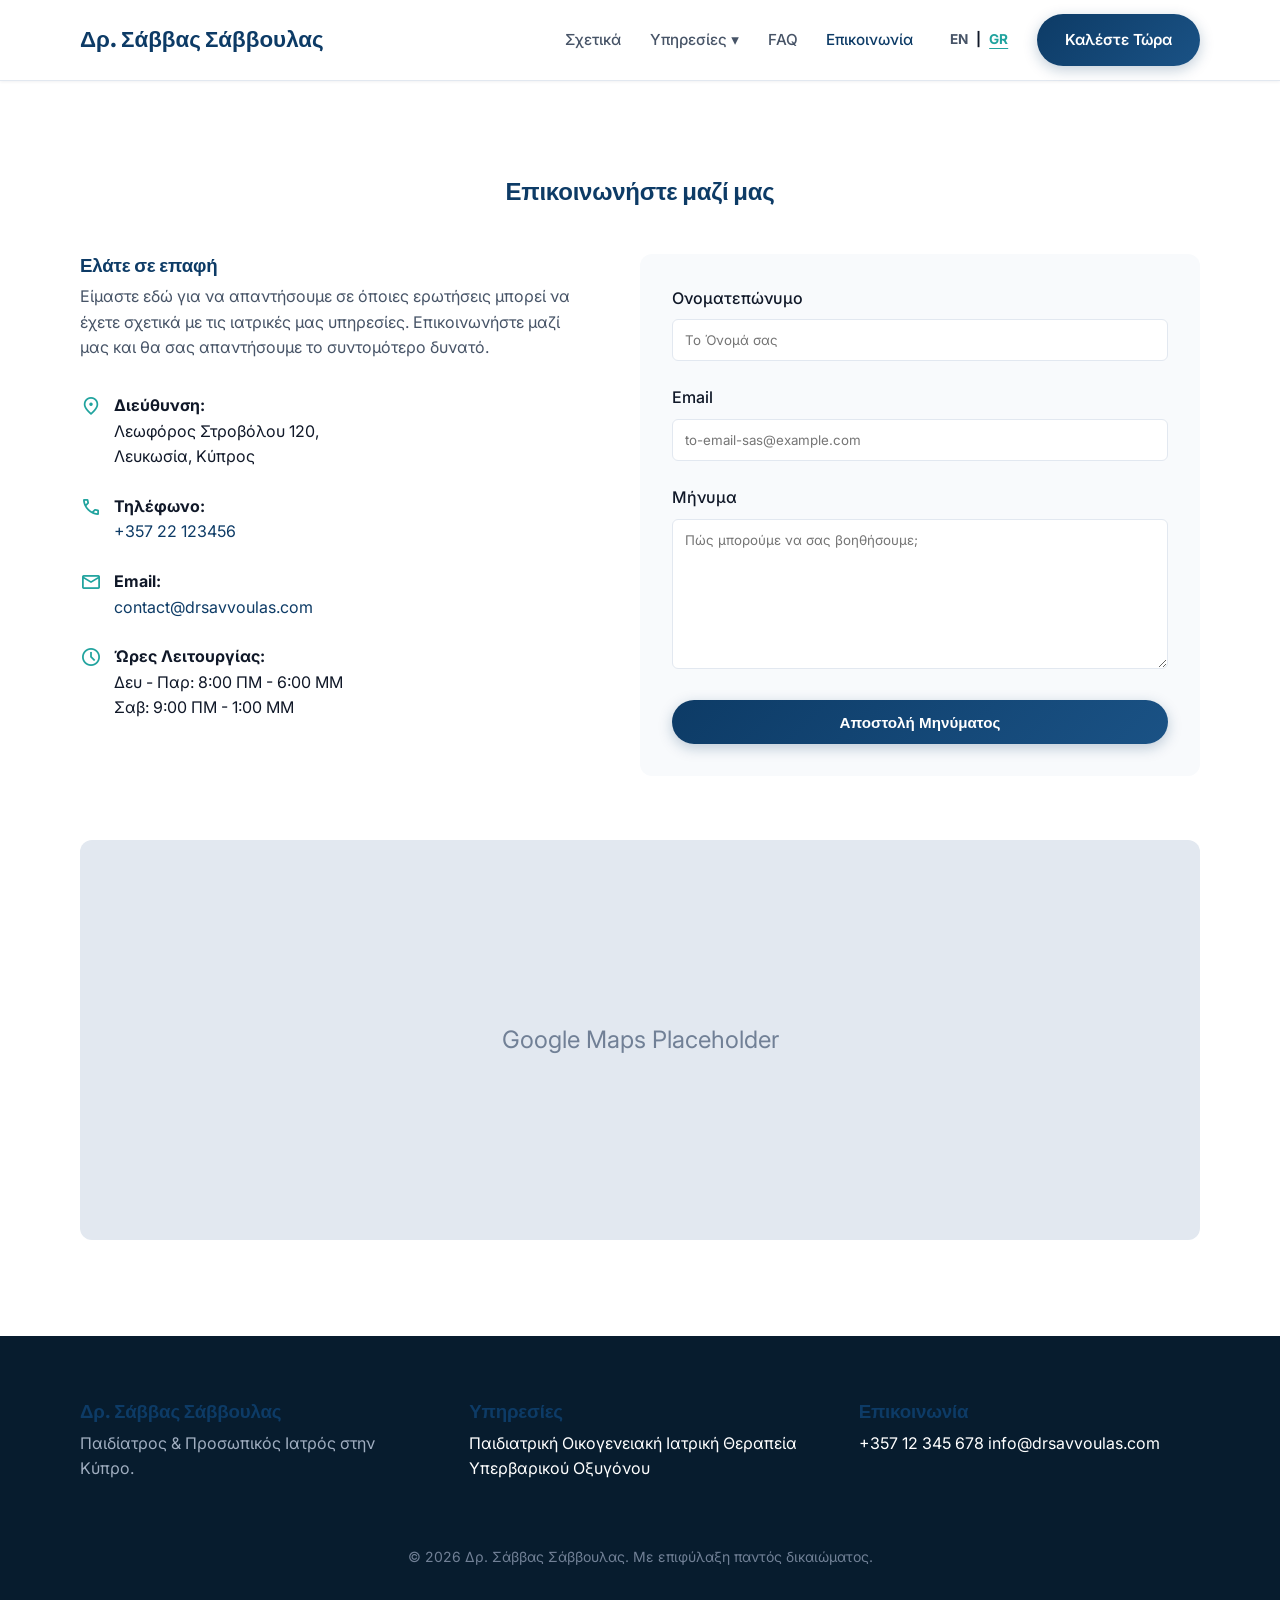
<file: contact-gr.html>
<!DOCTYPE html>
<html lang="el">

<head>
    <meta charset="UTF-8" />
    <meta name="viewport" content="width=device-width, initial-scale=1.0" />
    <title>Επικοινωνία | Δρ. Σάββας Σάββουλας</title>
    <link rel="icon" type="image/png" href="assets/images/favicon.png">
    <link href="https://fonts.googleapis.com/css2?family=Inter:wght@400;500;600&family=Outfit:wght@500;700&display=swap"
        rel="stylesheet">
    <link rel="stylesheet" href="assets/css/style.css" />
    <style>
        .form-group {
            margin-bottom: 1.5rem;
        }

        .form-label {
            display: block;
            margin-bottom: 0.5rem;
            font-weight: 500;
        }

        .form-input,
        .form-textarea {
            width: 100%;
            padding: 0.75rem;
            border: 1px solid var(--color-border);
            border-radius: var(--radius-sm);
            font-family: inherit;
        }

        .form-textarea {
            min-height: 150px;
            resize: vertical;
        }
    </style>
</head>

<body>

    <header class="header">
        <div class="container nav-container">
            <a href="index.html" class="logo">Δρ. Σάββας Σάββουλας</a>
            <div class="mobile-menu-btn"><span class="material-symbols-outlined">menu</span></div>
            <nav class="nav-links">
                <a href="about-gr.html" class="nav-link">Σχετικά</a>
                <div class="dropdown">
                    <a href="#" class="nav-link">Υπηρεσίες ▾</a>
                    <div class="dropdown-content">
                        <a href="pediatrician-gr.html" class="dropdown-item">Παιδίατρος</a>
                        <a href="family-physician-gr.html" class="dropdown-item">Προσωπικός Ιατρός</a>
                        <a href="hbot-gr.html" class="dropdown-item">Θεραπεία Υπερβαρικού Οξυγόνου</a>
                    </div>
                </div>
                <a href="faq-gr.html" class="nav-link">FAQ</a>
                <a href="contact-gr.html" class="nav-link active" style="color: var(--color-primary);">Επικοινωνία</a>

                <div class="lang-switch">
                    <a href="contact.html">EN</a>
                    <span>|</span>
                    <a href="contact-gr.html" class="active">GR</a>
                </div>

                <a href="tel:+35722123456" class="btn btn-primary">Καλέστε Τώρα</a>
            </nav>
        </div>
    </header>

    <section class="section">
        <div class="container">
            <h1 class="text-center" style="margin-bottom: 3rem;">Επικοινωνήστε μαζί μας</h1>

            <div class="flex" style="flex-wrap: wrap; gap: 4rem;">

                <!-- Contact Info -->
                <div style="flex: 1; min-width: 300px;">
                    <h3>Ελάτε σε επαφή</h3>
                    <p style="margin-bottom: 2rem; color: var(--color-text-light);">Είμαστε εδώ για να απαντήσουμε σε
                        όποιες ερωτήσεις μπορεί να έχετε σχετικά με τις ιατρικές μας υπηρεσίες. Επικοινωνήστε μαζί μας
                        και θα σας απαντήσουμε το συντομότερο δυνατό.</p>

                    <div style="margin-bottom: 1.5rem; display: flex; gap: 0.75rem; align-items: flex-start;">
                        <span class="material-symbols-outlined" style="color: var(--color-accent); font-size: 22px; margin-top: 2px;">location_on</span>
                        <div>
                            <strong>Διεύθυνση:</strong><br>
                            Λεωφόρος Στροβόλου 120,<br>
                            Λευκωσία, Κύπρος
                        </div>
                    </div>

                    <div style="margin-bottom: 1.5rem; display: flex; gap: 0.75rem; align-items: flex-start;">
                        <span class="material-symbols-outlined" style="color: var(--color-accent); font-size: 22px; margin-top: 2px;">call</span>
                        <div>
                            <strong>Τηλέφωνο:</strong><br>
                            <a href="tel:+35722123456" style="color: var(--color-primary);">+357 22 123456</a>
                        </div>
                    </div>

                    <div style="margin-bottom: 1.5rem; display: flex; gap: 0.75rem; align-items: flex-start;">
                        <span class="material-symbols-outlined" style="color: var(--color-accent); font-size: 22px; margin-top: 2px;">mail</span>
                        <div>
                            <strong>Email:</strong><br>
                            <a href="mailto:contact@drsavvoulas.com"
                                style="color: var(--color-primary);">contact@drsavvoulas.com</a>
                        </div>
                    </div>

                    <div style="margin-bottom: 1.5rem; display: flex; gap: 0.75rem; align-items: flex-start;">
                        <span class="material-symbols-outlined" style="color: var(--color-accent); font-size: 22px; margin-top: 2px;">schedule</span>
                        <div>
                            <strong>Ώρες Λειτουργίας:</strong><br>
                            Δευ - Παρ: 8:00 ΠΜ - 6:00 ΜΜ<br>
                            Σαβ: 9:00 ΠΜ - 1:00 ΜΜ
                        </div>
                    </div>
                </div>

                <!-- Contact Form -->
                <div
                    style="flex: 1; min-width: 300px; background: var(--color-bg-light); padding: 2rem; border-radius: var(--radius-md);">
                    <form
                        onsubmit="event.preventDefault(); alert('Ευχαριστούμε για το μήνυμά σας! Αυτή είναι μια δοκιμαστική φόρμα.');">
                        <div class="form-group">
                            <label class="form-label">Ονοματεπώνυμο</label>
                            <input type="text" class="form-input" placeholder="Το Όνομά σας" required>
                        </div>
                        <div class="form-group">
                            <label class="form-label">Email</label>
                            <input type="email" class="form-input" placeholder="to-email-sas@example.com" required>
                        </div>
                        <div class="form-group">
                            <label class="form-label">Μήνυμα</label>
                            <textarea class="form-textarea" placeholder="Πώς μπορούμε να σας βοηθήσουμε;"
                                required></textarea>
                        </div>
                        <button type="submit" class="btn btn-primary" style="width: 100%;">Αποστολή Μηνύματος</button>
                    </form>
                </div>

            </div>

            <!-- Map Placeholder -->
            <div
                style="margin-top: 4rem; width: 100%; height: 400px; background: #e2e8f0; display: flex; align-items: center; justify-content: center; border-radius: var(--radius-md);">
                <span style="font-size: 1.5rem; color: #718096;">Google Maps Placeholder</span>
            </div>

        </div>
    </section>

    <footer>
        <div class="container">
            <div class="footer-grid">
                <div>
                    <h3>Δρ. Σάββας Σάββουλας</h3>
                    <p style="color: #a0aec0; margin-bottom: 1rem;">Παιδίατρος & Προσωπικός Ιατρός στην Κύπρο.</p>
                </div>
                <div>
                    <h3>Υπηρεσίες</h3>
                    <a href="pediatrician-gr.html">Παιδιατρική</a>
                    <a href="family-physician-gr.html">Οικογενειακή Ιατρική</a>
                    <a href="hbot-gr.html">Θεραπεία Υπερβαρικού Οξυγόνου</a>
                </div>
                <div>
                    <h3>Επικοινωνία</h3>
                    <a href="tel:+35712345678">+357 12 345 678</a>
                    <a href="mailto:info@drsavvoulas.com">info@drsavvoulas.com</a>
                </div>
            </div>
            <div style="text-align: center; margin-top: 3rem; color: #718096; font-size: 0.875rem;">&copy; 2026 Δρ.
                Σάββας Σάββουλας. Με επιφύλαξη παντός δικαιώματος.</div>
        </div>
    </footer>
    <script src="assets/js/main.js"></script>
</body>

</html>
</file>
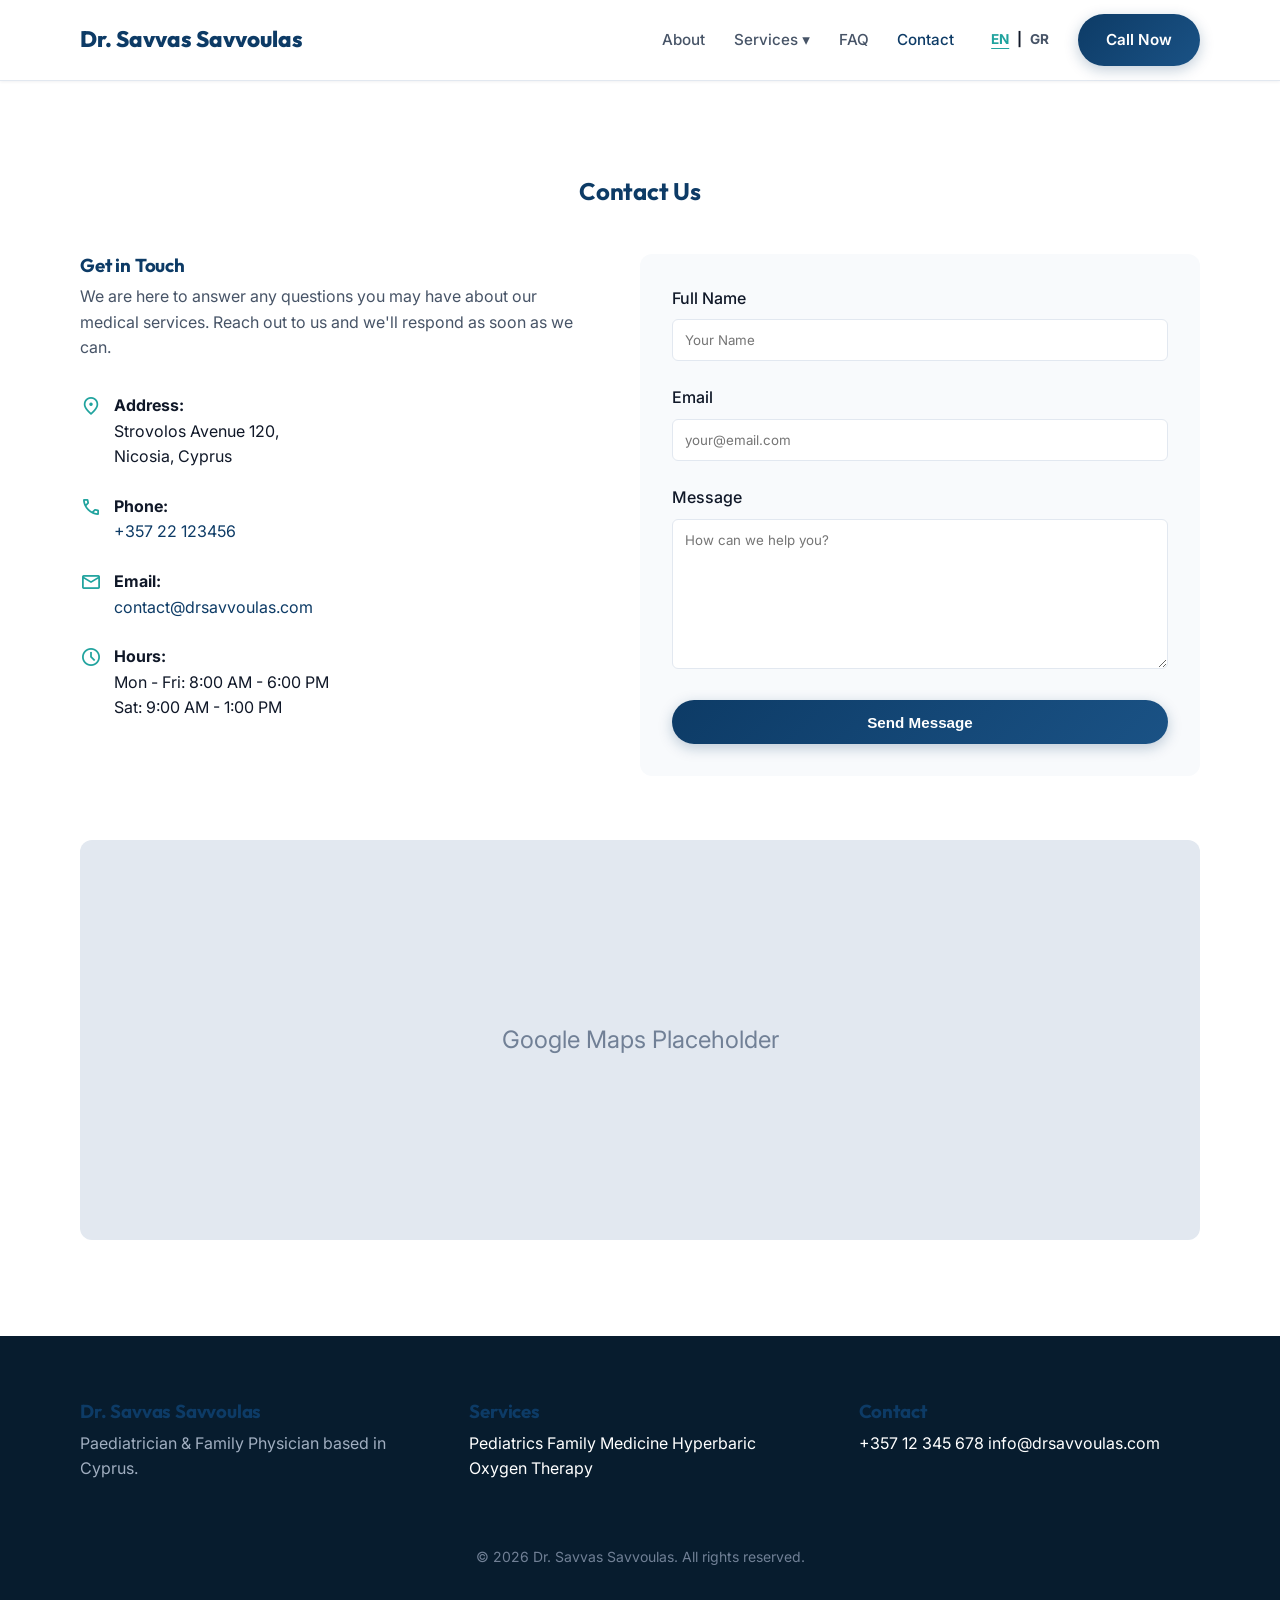
<file: contact.html>
<!DOCTYPE html>
<html lang="en">

<head>
    <meta charset="UTF-8" />
    <meta name="viewport" content="width=device-width, initial-scale=1.0" />
    <title>Contact Us | Dr. Savvas Savvoulas</title>
    <link rel="icon" type="image/png" href="assets/images/favicon.png">
    <link href="https://fonts.googleapis.com/css2?family=Inter:wght@400;500;600&family=Outfit:wght@500;700&display=swap"
        rel="stylesheet">
    <link rel="stylesheet" href="assets/css/style.css" />
    <style>
        .form-group {
            margin-bottom: 1.5rem;
        }

        .form-label {
            display: block;
            margin-bottom: 0.5rem;
            font-weight: 500;
        }

        .form-input,
        .form-textarea {
            width: 100%;
            padding: 0.75rem;
            border: 1px solid var(--color-border);
            border-radius: var(--radius-sm);
            font-family: inherit;
        }

        .form-textarea {
            min-height: 150px;
            resize: vertical;
        }
    </style>
</head>

<body>

    <header class="header">
        <div class="container nav-container">
            <a href="index-en.html" class="logo">Dr. Savvas Savvoulas</a>
            <div class="mobile-menu-btn"><span class="material-symbols-outlined">menu</span></div>
            <nav class="nav-links">
                <a href="about.html" class="nav-link">About</a>
                <div class="dropdown">
                    <a href="#" class="nav-link">Services ▾</a>
                    <div class="dropdown-content">
                        <a href="pediatrician.html" class="dropdown-item">Pediatrician</a>
                        <a href="family-physician.html" class="dropdown-item">Personal Doctor</a>
                        <a href="hbot.html" class="dropdown-item">HBOT Therapy</a>
                    </div>
                </div>
                <a href="faq.html" class="nav-link">FAQ</a>
                <a href="contact.html" class="nav-link active" style="color: var(--color-primary);">Contact</a>

                <div class="lang-switch">
                    <a href="contact.html" class="active">EN</a>
                    <span>|</span>
                    <a href="contact-gr.html">GR</a>
                </div>

                <a href="tel:+35722123456" class="btn btn-primary">Call Now</a>
            </nav>
        </div>
    </header>

    <section class="section">
        <div class="container">
            <h1 class="text-center" style="margin-bottom: 3rem;">Contact Us</h1>

            <div class="flex" style="flex-wrap: wrap; gap: 4rem;">

                <!-- Contact Info -->
                <div style="flex: 1; min-width: 300px;">
                    <h3>Get in Touch</h3>
                    <p style="margin-bottom: 2rem; color: var(--color-text-light);">We are here to answer any questions
                        you may have about our medical services. Reach out to us and we'll respond as soon as we can.
                    </p>

                    <div style="margin-bottom: 1.5rem; display: flex; gap: 0.75rem; align-items: flex-start;">
                        <span class="material-symbols-outlined" style="color: var(--color-accent); font-size: 22px; margin-top: 2px;">location_on</span>
                        <div>
                            <strong>Address:</strong><br>
                            Strovolos Avenue 120,<br>
                            Nicosia, Cyprus
                        </div>
                    </div>

                    <div style="margin-bottom: 1.5rem; display: flex; gap: 0.75rem; align-items: flex-start;">
                        <span class="material-symbols-outlined" style="color: var(--color-accent); font-size: 22px; margin-top: 2px;">call</span>
                        <div>
                            <strong>Phone:</strong><br>
                            <a href="tel:+35722123456" style="color: var(--color-primary);">+357 22 123456</a>
                        </div>
                    </div>

                    <div style="margin-bottom: 1.5rem; display: flex; gap: 0.75rem; align-items: flex-start;">
                        <span class="material-symbols-outlined" style="color: var(--color-accent); font-size: 22px; margin-top: 2px;">mail</span>
                        <div>
                            <strong>Email:</strong><br>
                            <a href="mailto:contact@drsavvoulas.com"
                                style="color: var(--color-primary);">contact@drsavvoulas.com</a>
                        </div>
                    </div>

                    <div style="margin-bottom: 1.5rem; display: flex; gap: 0.75rem; align-items: flex-start;">
                        <span class="material-symbols-outlined" style="color: var(--color-accent); font-size: 22px; margin-top: 2px;">schedule</span>
                        <div>
                            <strong>Hours:</strong><br>
                            Mon - Fri: 8:00 AM - 6:00 PM<br>
                            Sat: 9:00 AM - 1:00 PM
                        </div>
                    </div>
                </div>

                <!-- Contact Form -->
                <div
                    style="flex: 1; min-width: 300px; background: var(--color-bg-light); padding: 2rem; border-radius: var(--radius-md);">
                    <form onsubmit="event.preventDefault(); alert('Thank you for your message! This is a demo form.');">
                        <div class="form-group">
                            <label class="form-label">Full Name</label>
                            <input type="text" class="form-input" placeholder="Your Name" required>
                        </div>
                        <div class="form-group">
                            <label class="form-label">Email</label>
                            <input type="email" class="form-input" placeholder="your@email.com" required>
                        </div>
                        <div class="form-group">
                            <label class="form-label">Message</label>
                            <textarea class="form-textarea" placeholder="How can we help you?" required></textarea>
                        </div>
                        <button type="submit" class="btn btn-primary" style="width: 100%;">Send Message</button>
                    </form>
                </div>

            </div>

            <!-- Map Placeholder -->
            <div
                style="margin-top: 4rem; width: 100%; height: 400px; background: #e2e8f0; display: flex; align-items: center; justify-content: center; border-radius: var(--radius-md);">
                <span style="font-size: 1.5rem; color: #718096;">Google Maps Placeholder</span>
            </div>

        </div>
    </section>

    <footer>
        <div class="container">
            <div class="footer-grid">
                <div>
                    <h3>Dr. Savvas Savvoulas</h3>
                    <p style="color: #a0aec0; margin-bottom: 1rem;">Paediatrician & Family Physician based in Cyprus.
                    </p>
                </div>
                <div>
                    <h3>Services</h3>
                    <a href="pediatrician.html">Pediatrics</a>
                    <a href="family-physician.html">Family Medicine</a>
                    <a href="hbot.html">Hyperbaric Oxygen Therapy</a>
                </div>
                <div>
                    <h3>Contact</h3>
                    <a href="tel:+35712345678">+357 12 345 678</a>
                    <a href="mailto:info@drsavvoulas.com">info@drsavvoulas.com</a>
                </div>
            </div>
            <div style="text-align: center; margin-top: 3rem; color: #718096; font-size: 0.875rem;">&copy; 2026 Dr.
                Savvas Savvoulas. All rights reserved.</div>
        </div>
    </footer>
    <script src="assets/js/main.js"></script>
</body>

</html>
</file>
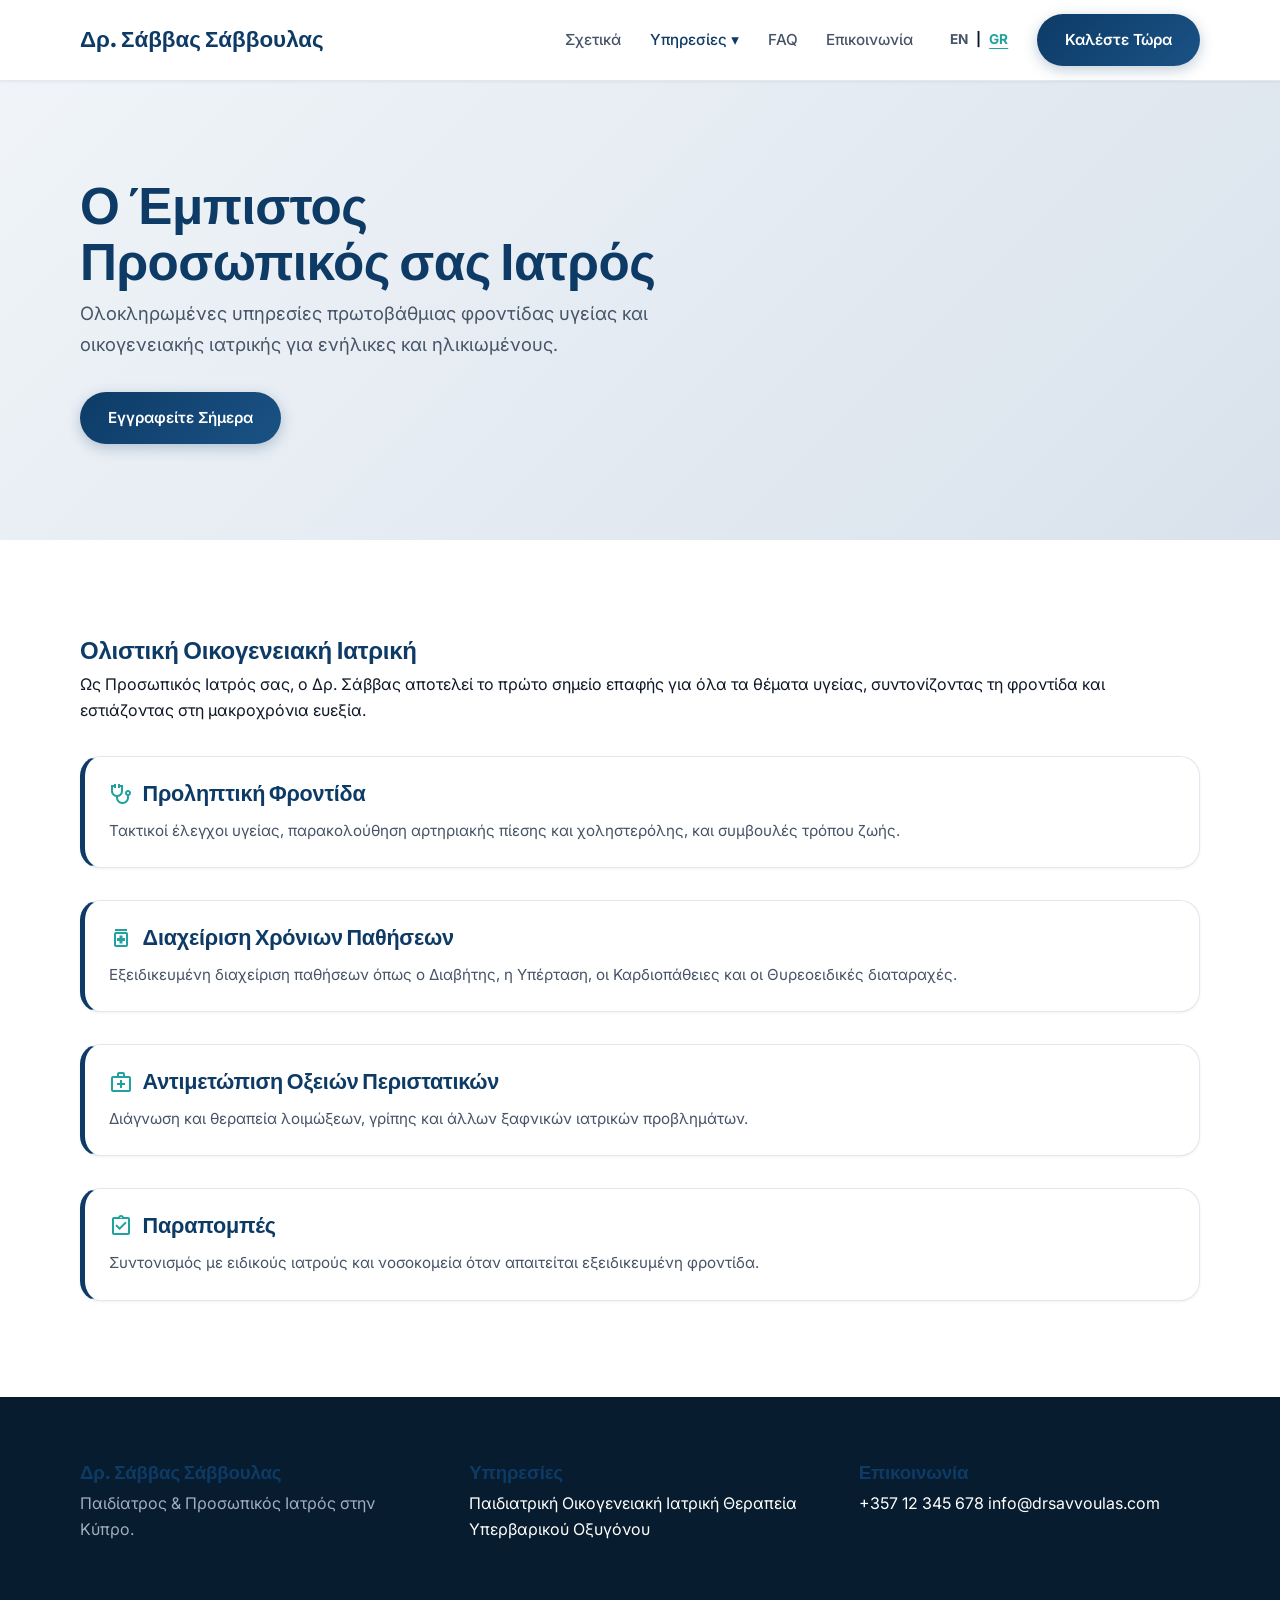
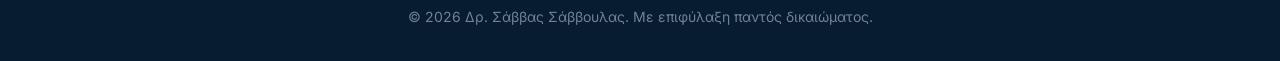
<file: family-physician-gr.html>
<!DOCTYPE html>
<html lang="el">

<head>
    <meta charset="UTF-8" />
    <meta name="viewport" content="width=device-width, initial-scale=1.0" />
    <title>Προσωπικός Ιατρός (ΓεΣΥ) | Δρ. Σάββας Σάββουλας</title>
    <link rel="icon" type="image/png" href="assets/images/favicon.png">
    <link href="https://fonts.googleapis.com/css2?family=Inter:wght@400;500;600&family=Outfit:wght@500;700&display=swap"
        rel="stylesheet">
    <link rel="stylesheet" href="assets/css/style.css" />
</head>

<body>

    <header class="header">
        <div class="container nav-container">
            <a href="index.html" class="logo">Δρ. Σάββας Σάββουλας</a>
            <div class="mobile-menu-btn"><span class="material-symbols-outlined">menu</span></div>
            <nav class="nav-links">
                <a href="about-gr.html" class="nav-link">Σχετικά</a>
                <div class="dropdown">
                    <a href="#" class="nav-link" style="color: var(--color-primary);">Υπηρεσίες ▾</a>
                    <div class="dropdown-content">
                        <a href="pediatrician-gr.html" class="dropdown-item">Παιδίατρος</a>
                        <a href="family-physician-gr.html" class="dropdown-item">Προσωπικός Ιατρός</a>
                        <a href="hbot-gr.html" class="dropdown-item">Θεραπεία Υπερβαρικού Οξυγόνου</a>
                    </div>
                </div>
                <a href="faq-gr.html" class="nav-link">FAQ</a>
                <a href="contact-gr.html" class="nav-link">Επικοινωνία</a>

                <div class="lang-switch">
                    <a href="family-physician.html">EN</a>
                    <span>|</span>
                    <a href="family-physician-gr.html" class="active">GR</a>
                </div>

                <a href="tel:+35712345678" class="btn btn-primary">Καλέστε Τώρα</a>
            </nav>
        </div>
    </header>

    <section class="hero" style="min-height: 40vh; background: linear-gradient(135deg, #F0F4F8 0%, #D9E2EC 100%);">
        <div class="container">
            <div class="hero-content">
                <h1 class="hero-title">Ο Έμπιστος Προσωπικός σας Ιατρός</h1>
                <p class="hero-subtitle">Ολοκληρωμένες υπηρεσίες πρωτοβάθμιας φροντίδας υγείας και οικογενειακής
                    ιατρικής για ενήλικες και ηλικιωμένους.</p>
                <a href="contact-gr.html" class="btn btn-primary">Εγγραφείτε Σήμερα</a>
            </div>
        </div>
    </section>

    <section class="section">
        <div class="container">
            <div class="flex" style="flex-wrap: wrap; gap: 4rem;">
                <div style="flex: 2; min-width: 300px;">
                    <h2>Ολιστική Οικογενειακή Ιατρική</h2>
                    <p style="margin-bottom: 2rem;">Ως Προσωπικός Ιατρός σας, ο Δρ. Σάββας αποτελεί το πρώτο σημείο
                        επαφής για όλα τα θέματα υγείας, συντονίζοντας τη φροντίδα και εστιάζοντας στη μακροχρόνια
                        ευεξία.</p>

                    <div class="service-grid" style="grid-template-columns: 1fr;">
                        <article class="card" style="border-left: 5px solid var(--color-primary); padding: 1.5rem;">
                            <h3 style="display: flex; align-items: center; gap: 0.6rem;"><span class="material-symbols-outlined" style="color: var(--color-accent);">stethoscope</span> Προληπτική Φροντίδα</h3>
                            <p style="margin-bottom: 0;">Τακτικοί έλεγχοι υγείας, παρακολούθηση αρτηριακής πίεσης και
                                χοληστερόλης, και συμβουλές τρόπου ζωής.</p>
                        </article>
                        <article class="card" style="border-left: 5px solid var(--color-primary); padding: 1.5rem;">
                            <h3 style="display: flex; align-items: center; gap: 0.6rem;"><span class="material-symbols-outlined" style="color: var(--color-accent);">medication</span> Διαχείριση Χρόνιων Παθήσεων</h3>
                            <p style="margin-bottom: 0;">Εξειδικευμένη διαχείριση παθήσεων όπως ο Διαβήτης, η Υπέρταση,
                                οι Καρδιοπάθειες και οι Θυρεοειδικές διαταραχές.</p>
                        </article>
                        <article class="card" style="border-left: 5px solid var(--color-primary); padding: 1.5rem;">
                            <h3 style="display: flex; align-items: center; gap: 0.6rem;"><span class="material-symbols-outlined" style="color: var(--color-accent);">medical_services</span> Αντιμετώπιση Οξειών Περιστατικών</h3>
                            <p style="margin-bottom: 0;">Διάγνωση και θεραπεία λοιμώξεων, γρίπης και άλλων ξαφνικών
                                ιατρικών προβλημάτων.</p>
                        </article>
                        <article class="card" style="border-left: 5px solid var(--color-primary); padding: 1.5rem;">
                            <h3 style="display: flex; align-items: center; gap: 0.6rem;"><span class="material-symbols-outlined" style="color: var(--color-accent);">assignment_turned_in</span> Παραπομπές</h3>
                            <p style="margin-bottom: 0;">Συντονισμός με ειδικούς ιατρούς και νοσοκομεία όταν απαιτείται
                                εξειδικευμένη φροντίδα.</p>
                        </article>
                    </div>
                </div>
            </div>
        </div>
    </section>

    <footer>
        <div class="container">
            <div class="footer-grid">
                <div>
                    <h3>Δρ. Σάββας Σάββουλας</h3>
                    <p style="color: #a0aec0; margin-bottom: 1rem;">Παιδίατρος & Προσωπικός Ιατρός στην Κύπρο.</p>
                </div>
                <div>
                    <h3>Υπηρεσίες</h3>
                    <a href="pediatrician-gr.html">Παιδιατρική</a>
                    <a href="family-physician-gr.html">Οικογενειακή Ιατρική</a>
                    <a href="hbot-gr.html">Θεραπεία Υπερβαρικού Οξυγόνου</a>
                </div>
                <div>
                    <h3>Επικοινωνία</h3>
                    <a href="tel:+35712345678">+357 12 345 678</a>
                    <a href="mailto:info@drsavvoulas.com">info@drsavvoulas.com</a>
                </div>
            </div>
            <div style="text-align: center; margin-top: 3rem; color: #718096; font-size: 0.875rem;">&copy; 2026 Δρ.
                Σάββας Σάββουλας. Με επιφύλαξη παντός δικαιώματος.</div>
        </div>
    </footer>
    <script src="assets/js/main.js"></script>
</body>

</html>
</file>
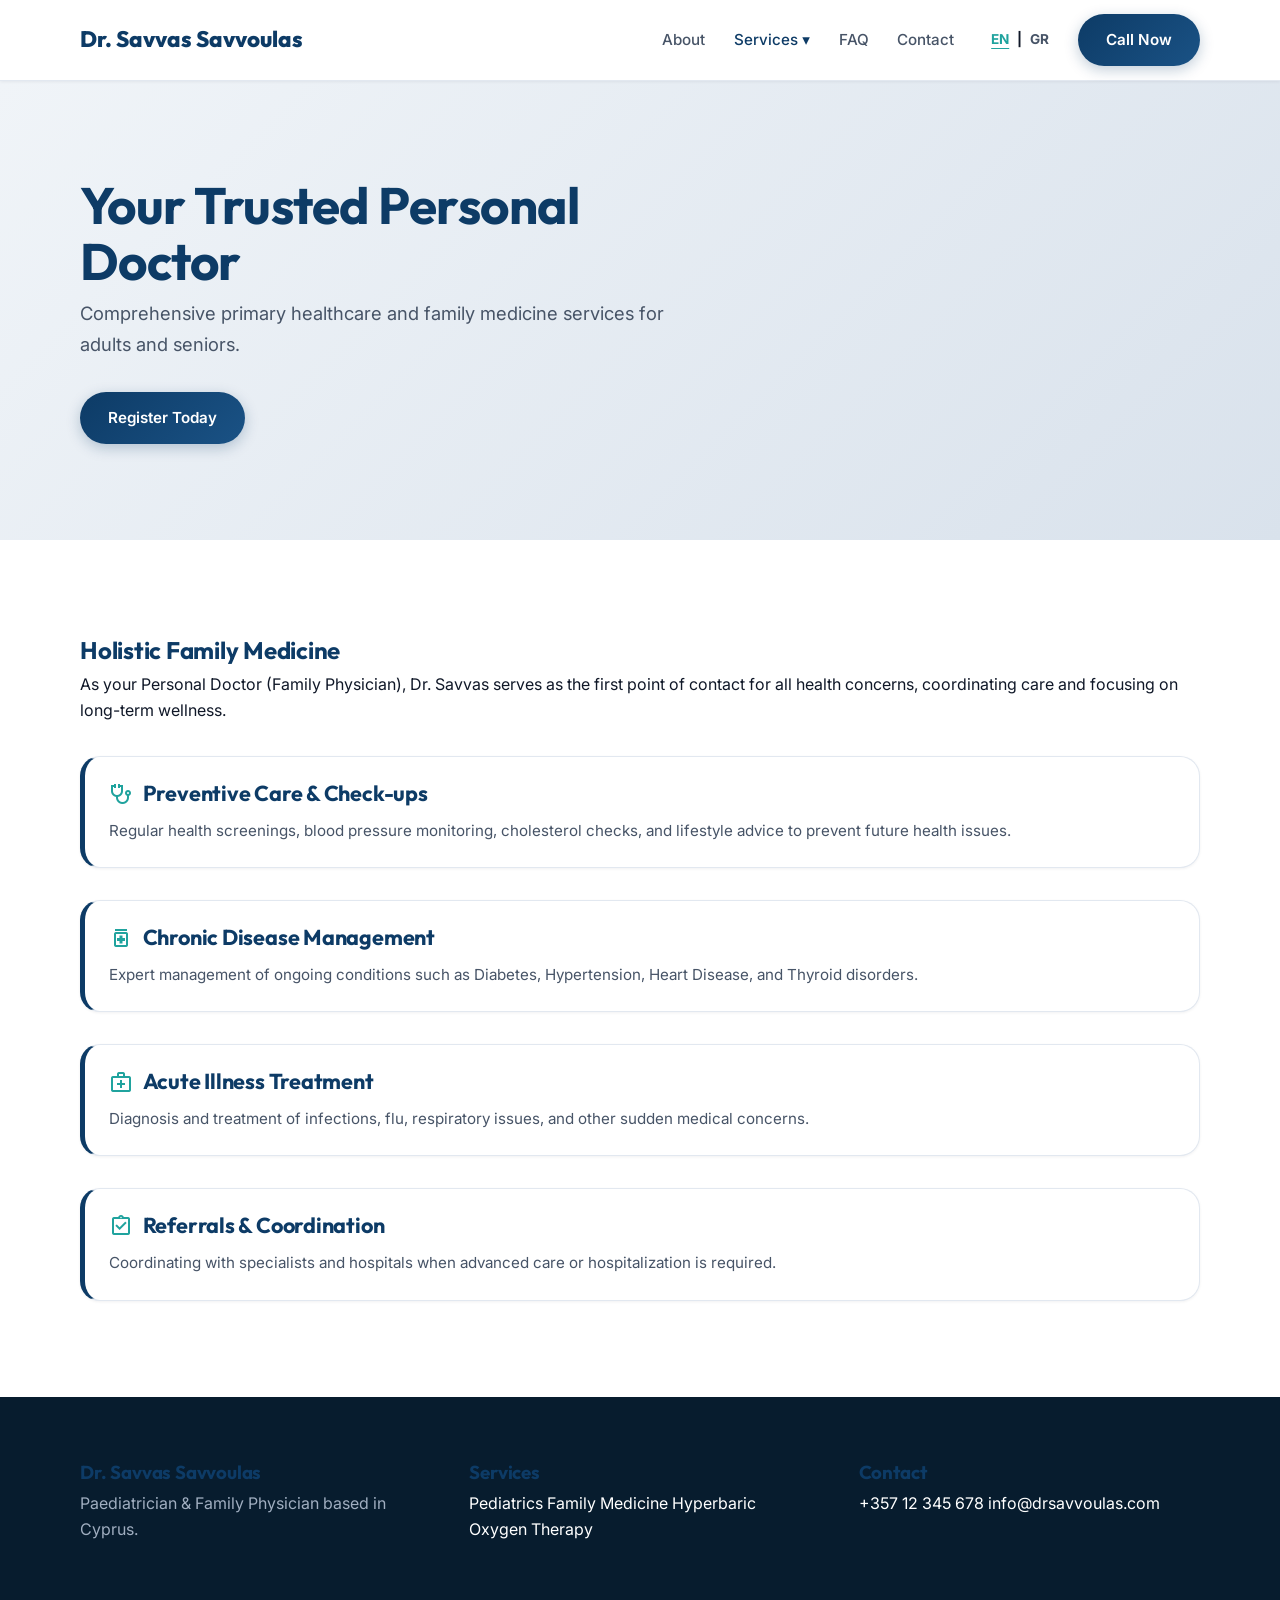
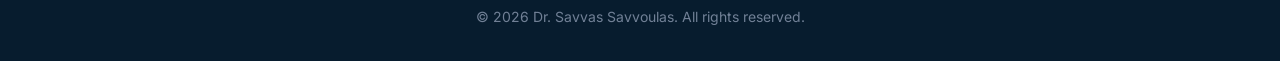
<file: family-physician.html>
<!DOCTYPE html>
<html lang="en">

<head>
    <meta charset="UTF-8" />
    <meta name="viewport" content="width=device-width, initial-scale=1.0" />
    <title>Personal Doctor (GESY) | Dr. Savvas Savvoulas</title>
    <link rel="icon" type="image/png" href="assets/images/favicon.png">
    <link href="https://fonts.googleapis.com/css2?family=Inter:wght@400;500;600&family=Outfit:wght@500;700&display=swap"
        rel="stylesheet">
    <link rel="stylesheet" href="assets/css/style.css" />
</head>

<body>

    <header class="header">
        <div class="container nav-container">
            <a href="index-en.html" class="logo">Dr. Savvas Savvoulas</a>
            <div class="mobile-menu-btn"><span class="material-symbols-outlined">menu</span></div>
            <nav class="nav-links">
                <a href="about.html" class="nav-link">About</a>
                <div class="dropdown">
                    <a href="#" class="nav-link" style="color: var(--color-primary);">Services ▾</a>
                    <div class="dropdown-content">
                        <a href="pediatrician.html" class="dropdown-item">Pediatrician</a>
                        <a href="family-physician.html" class="dropdown-item">Personal Doctor</a>
                        <a href="hbot.html" class="dropdown-item">HBOT Therapy</a>
                    </div>
                </div>
                <a href="faq.html" class="nav-link">FAQ</a>
                <a href="contact.html" class="nav-link">Contact</a>

                <div class="lang-switch">
                    <a href="family-physician.html" class="active">EN</a>
                    <span>|</span>
                    <a href="family-physician-gr.html">GR</a>
                </div>

                <a href="tel:+35712345678" class="btn btn-primary">Call Now</a>
            </nav>
        </div>
    </header>

    <section class="hero" style="min-height: 40vh; background: linear-gradient(135deg, #F0F4F8 0%, #D9E2EC 100%);">
        <div class="container">
            <div class="hero-content">
                <h1 class="hero-title">Your Trusted Personal Doctor</h1>
                <p class="hero-subtitle">Comprehensive primary healthcare and family medicine services for adults and
                    seniors.</p>
                <a href="contact.html" class="btn btn-primary">Register Today</a>
            </div>
        </div>
    </section>

    <section class="section">
        <div class="container">
            <div class="flex" style="flex-wrap: wrap; gap: 4rem;">
                <div style="flex: 2; min-width: 300px;">
                    <h2>Holistic Family Medicine</h2>
                    <p style="margin-bottom: 2rem;">As your Personal Doctor (Family Physician), Dr. Savvas serves as the
                        first point of contact for all health concerns, coordinating care and focusing on long-term
                        wellness.</p>

                    <div class="service-grid" style="grid-template-columns: 1fr;">
                        <article class="card" style="border-left: 5px solid var(--color-primary); padding: 1.5rem;">
                            <h3 style="display: flex; align-items: center; gap: 0.6rem;"><span class="material-symbols-outlined" style="color: var(--color-accent);">stethoscope</span> Preventive Care & Check-ups</h3>
                            <p style="margin-bottom: 0;">Regular health screenings, blood pressure monitoring,
                                cholesterol checks, and lifestyle advice to prevent future health issues.</p>
                        </article>
                        <article class="card" style="border-left: 5px solid var(--color-primary); padding: 1.5rem;">
                            <h3 style="display: flex; align-items: center; gap: 0.6rem;"><span class="material-symbols-outlined" style="color: var(--color-accent);">medication</span> Chronic Disease Management</h3>
                            <p style="margin-bottom: 0;">Expert management of ongoing conditions such as Diabetes,
                                Hypertension, Heart Disease, and Thyroid disorders.</p>
                        </article>
                        <article class="card" style="border-left: 5px solid var(--color-primary); padding: 1.5rem;">
                            <h3 style="display: flex; align-items: center; gap: 0.6rem;"><span class="material-symbols-outlined" style="color: var(--color-accent);">medical_services</span> Acute Illness Treatment</h3>
                            <p style="margin-bottom: 0;">Diagnosis and treatment of infections, flu, respiratory issues,
                                and other sudden medical concerns.</p>
                        </article>
                        <article class="card" style="border-left: 5px solid var(--color-primary); padding: 1.5rem;">
                            <h3 style="display: flex; align-items: center; gap: 0.6rem;"><span class="material-symbols-outlined" style="color: var(--color-accent);">assignment_turned_in</span> Referrals & Coordination</h3>
                            <p style="margin-bottom: 0;">Coordinating with specialists and hospitals when advanced care
                                or hospitalization is required.</p>
                        </article>
                    </div>
                </div>
            </div>
        </div>
    </section>

    <footer>
        <div class="container">
            <div class="footer-grid">
                <div>
                    <h3>Dr. Savvas Savvoulas</h3>
                    <p style="color: #a0aec0; margin-bottom: 1rem;">Paediatrician & Family Physician based in Cyprus.
                    </p>
                </div>
                <div>
                    <h3>Services</h3>
                    <a href="pediatrician.html">Pediatrics</a>
                    <a href="family-physician.html">Family Medicine</a>
                    <a href="hbot.html">Hyperbaric Oxygen Therapy</a>
                </div>
                <div>
                    <h3>Contact</h3>
                    <a href="tel:+35712345678">+357 12 345 678</a>
                    <a href="mailto:info@drsavvoulas.com">info@drsavvoulas.com</a>
                </div>
            </div>
            <div style="text-align: center; margin-top: 3rem; color: #718096; font-size: 0.875rem;">&copy; 2026 Dr.
                Savvas Savvoulas. All rights reserved.</div>
        </div>
    </footer>
    <script src="assets/js/main.js"></script>
</body>

</html>
</file>
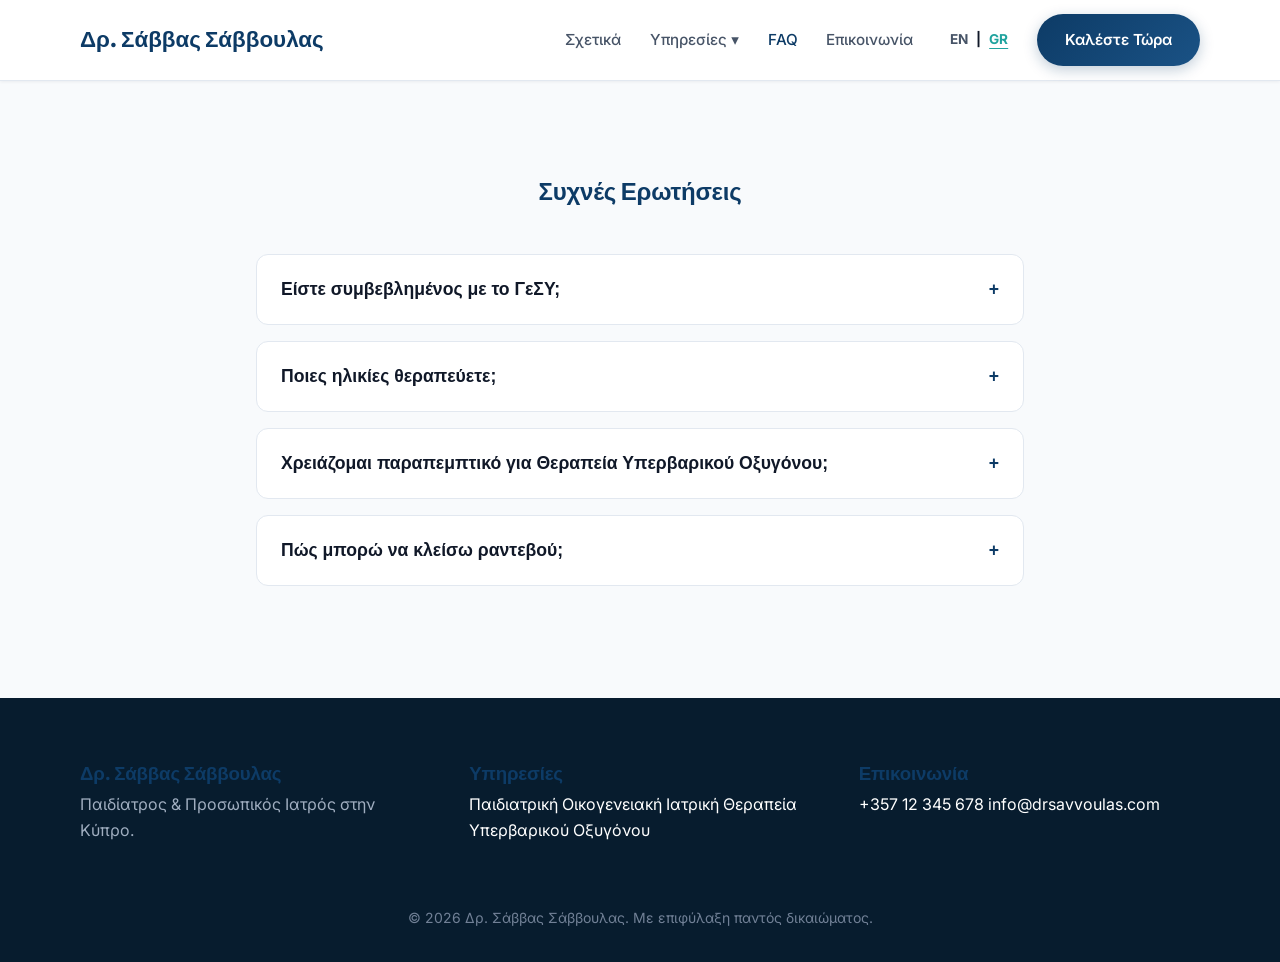
<file: faq-gr.html>
<!DOCTYPE html>
<html lang="el">

<head>
    <meta charset="UTF-8" />
    <meta name="viewport" content="width=device-width, initial-scale=1.0" />
    <title>Συχνές Ερωτήσεις (FAQ) | Δρ. Σάββας Σάββουλας</title>
    <link rel="icon" type="image/png" href="assets/images/favicon.png">
    <link href="https://fonts.googleapis.com/css2?family=Inter:wght@400;500;600&family=Outfit:wght@500;700&display=swap"
        rel="stylesheet">
    <link rel="stylesheet" href="assets/css/style.css" />
    <style>
        /* Accordion Styles local for now, can move to global */
        .accordion-item {
            border: 1px solid var(--color-border);
            border-radius: var(--radius-md);
            margin-bottom: 1rem;
            background: white;
            overflow: hidden;
        }

        .accordion-header {
            width: 100%;
            padding: 1.5rem;
            text-align: left;
            background: none;
            border: none;
            font-size: 1.1rem;
            font-weight: 600;
            color: var(--color-text-main);
            cursor: pointer;
            display: flex;
            justify-content: space-between;
            align-items: center;
        }

        .accordion-header:hover {
            background-color: var(--color-bg-light);
        }

        .accordion-content {
            max-height: 0;
            overflow: hidden;
            transition: max-height 0.3s ease-out;
            background-color: var(--color-bg-light);
        }

        .accordion-content p {
            padding: 1.5rem;
            color: var(--color-text-light);
        }

        .icon-plus {
            font-weight: bold;
            color: var(--color-primary);
        }
    </style>
</head>

<body>

    <header class="header">
        <div class="container nav-container">
            <a href="index.html" class="logo">Δρ. Σάββας Σάββουλας</a>
            <div class="mobile-menu-btn"><span class="material-symbols-outlined">menu</span></div>
            <nav class="nav-links">
                <a href="about-gr.html" class="nav-link">Σχετικά</a>
                <div class="dropdown">
                    <a href="#" class="nav-link">Υπηρεσίες ▾</a>
                    <div class="dropdown-content">
                        <a href="pediatrician-gr.html" class="dropdown-item">Παιδίατρος</a>
                        <a href="family-physician-gr.html" class="dropdown-item">Προσωπικός Ιατρός</a>
                        <a href="hbot-gr.html" class="dropdown-item">Θεραπεία Υπερβαρικού Οξυγόνου</a>
                    </div>
                </div>
                <a href="faq-gr.html" class="nav-link active" style="color: var(--color-primary);">FAQ</a>
                <a href="contact-gr.html" class="nav-link">Επικοινωνία</a>

                <div class="lang-switch">
                    <a href="faq.html">EN</a>
                    <span>|</span>
                    <a href="faq-gr.html" class="active">GR</a>
                </div>

                <a href="tel:+35712345678" class="btn btn-primary">Καλέστε Τώρα</a>
            </nav>
        </div>
    </header>

    <section class="section bg-light">
        <div class="container" style="max-width: 800px;">
            <h1 class="text-center" style="margin-bottom: 3rem;">Συχνές Ερωτήσεις</h1>

            <div class="accordion">

                <div class="accordion-item">
                    <button class="accordion-header">
                        Είστε συμβεβλημένος με το ΓεΣΥ;
                        <span class="icon-plus">+</span>
                    </button>
                    <div class="accordion-content">
                        <p>Ναι, ο Δρ. Σάββας Σάββουλας είναι εγγεγραμμένος Προσωπικός Ιατρός στο ΓεΣΥ (Γενικό Σύστημα
                            Υγείας) της Κύπρου, παρέχοντας δωρεάν υπηρεσίες πρωτοβάθμιας φροντίδας υγείας στους
                            δικαιούχους.</p>
                    </div>
                </div>

                <div class="accordion-item">
                    <button class="accordion-header">
                        Ποιες ηλικίες θεραπεύετε;
                        <span class="icon-plus">+</span>
                    </button>
                    <div class="accordion-content">
                        <p>Θεραπεύουμε ασθενείς όλων των ηλικιών! Ως Παιδίατρος, ο Δρ. Σάββας φροντίζει νεογνά, παιδιά
                            και εφήβους. Ως Οικογενειακός Ιατρός, παρέχει φροντίδα σε ενήλικες και ηλικιωμένους.</p>
                    </div>
                </div>

                <div class="accordion-item">
                    <button class="accordion-header">
                        Χρειάζομαι παραπεμπτικό για Θεραπεία Υπερβαρικού Οξυγόνου;
                        <span class="icon-plus">+</span>
                    </button>
                    <div class="accordion-content">
                        <p>Αν και το παραπεμπτικό είναι χρήσιμο, δεν είναι αυστηρά απαραίτητο για μια αρχική
                            συμβουλευτική. Ωστόσο, ο Δρ. Σάββας θα πρέπει να διενεργήσει μια ενδελεχή ιατρική αξιολόγηση
                            για να διασφαλίσει ότι το HBOT είναι ασφαλές και κατάλληλο για τη συγκεκριμένη πάθησή σας.
                        </p>
                    </div>
                </div>

                <div class="accordion-item">
                    <button class="accordion-header">
                        Πώς μπορώ να κλείσω ραντεβού;
                        <span class="icon-plus">+</span>
                    </button>
                    <div class="accordion-content">
                        <p>Μπορείτε να κλείσετε ραντεβού καλώντας μας απευθείας στο +357 12 345 678, ή χρησιμοποιώντας
                            τη φόρμα επικοινωνίας στην ιστοσελίδα μας για να ζητήσετε να σας καλέσουμε.</p>
                    </div>
                </div>

            </div>
        </div>
    </section>

    <footer>
        <div class="container">
            <div class="footer-grid">
                <div>
                    <h3>Δρ. Σάββας Σάββουλας</h3>
                    <p style="color: #a0aec0; margin-bottom: 1rem;">Παιδίατρος & Προσωπικός Ιατρός στην Κύπρο.</p>
                </div>
                <div>
                    <h3>Υπηρεσίες</h3>
                    <a href="pediatrician-gr.html">Παιδιατρική</a>
                    <a href="family-physician-gr.html">Οικογενειακή Ιατρική</a>
                    <a href="hbot-gr.html">Θεραπεία Υπερβαρικού Οξυγόνου</a>
                </div>
                <div>
                    <h3>Επικοινωνία</h3>
                    <a href="tel:+35712345678">+357 12 345 678</a>
                    <a href="mailto:info@drsavvoulas.com">info@drsavvoulas.com</a>
                </div>
            </div>
            <div style="text-align: center; margin-top: 3rem; color: #718096; font-size: 0.875rem;">&copy; 2026 Δρ.
                Σάββας Σάββουλας. Με επιφύλαξη παντός δικαιώματος.</div>
        </div>
    </footer>
    <script src="assets/js/main.js"></script>
</body>

</html>
</file>
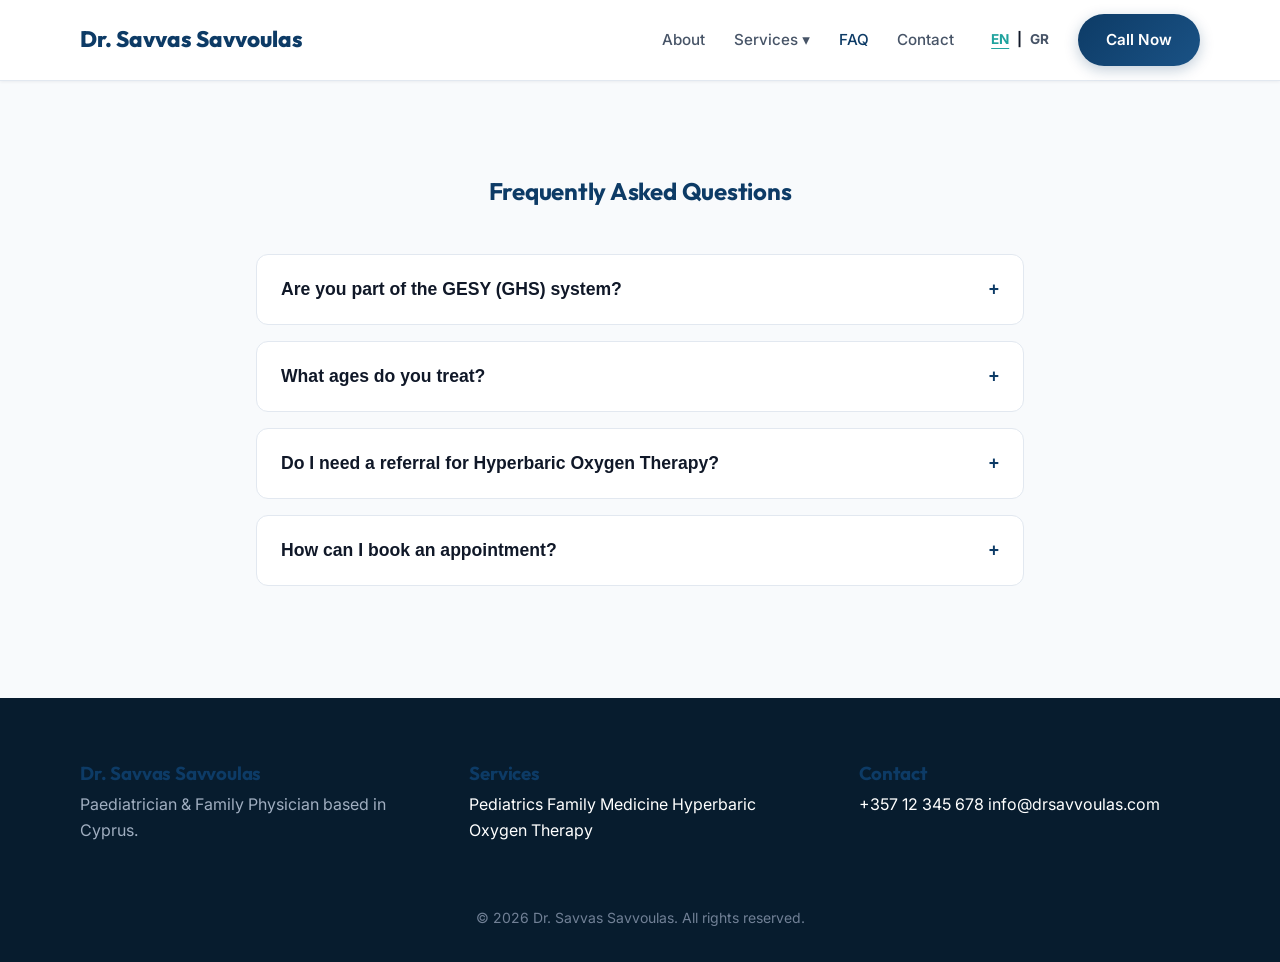
<file: faq.html>
<!DOCTYPE html>
<html lang="en">

<head>
    <meta charset="UTF-8" />
    <meta name="viewport" content="width=device-width, initial-scale=1.0" />
    <title>FAQ | Dr. Savvas Savvoulas</title>
    <link rel="icon" type="image/png" href="assets/images/favicon.png">
    <link href="https://fonts.googleapis.com/css2?family=Inter:wght@400;500;600&family=Outfit:wght@500;700&display=swap"
        rel="stylesheet">
    <link rel="stylesheet" href="assets/css/style.css" />
    <style>
        /* Accordion Styles local for now, can move to global */
        .accordion-item {
            border: 1px solid var(--color-border);
            border-radius: var(--radius-md);
            margin-bottom: 1rem;
            background: white;
            overflow: hidden;
        }

        .accordion-header {
            width: 100%;
            padding: 1.5rem;
            text-align: left;
            background: none;
            border: none;
            font-size: 1.1rem;
            font-weight: 600;
            color: var(--color-text-main);
            cursor: pointer;
            display: flex;
            justify-content: space-between;
            align-items: center;
        }

        .accordion-header:hover {
            background-color: var(--color-bg-light);
        }

        .accordion-content {
            max-height: 0;
            overflow: hidden;
            transition: max-height 0.3s ease-out;
            background-color: var(--color-bg-light);
        }

        .accordion-content p {
            padding: 1.5rem;
            color: var(--color-text-light);
        }

        .icon-plus {
            font-weight: bold;
            color: var(--color-primary);
        }
    </style>
</head>

<body>

    <header class="header">
        <div class="container nav-container">
            <a href="index-en.html" class="logo">Dr. Savvas Savvoulas</a>
            <div class="mobile-menu-btn"><span class="material-symbols-outlined">menu</span></div>
            <nav class="nav-links">
                <a href="about.html" class="nav-link">About</a>
                <div class="dropdown">
                    <a href="#" class="nav-link">Services ▾</a>
                    <div class="dropdown-content">
                        <a href="pediatrician.html" class="dropdown-item">Pediatrician</a>
                        <a href="family-physician.html" class="dropdown-item">Personal Doctor</a>
                        <a href="hbot.html" class="dropdown-item">HBOT Therapy</a>
                    </div>
                </div>
                <a href="faq.html" class="nav-link active" style="color: var(--color-primary);">FAQ</a>
                <a href="contact.html" class="nav-link">Contact</a>

                <div class="lang-switch">
                    <a href="faq.html" class="active">EN</a>
                    <span>|</span>
                    <a href="faq-gr.html">GR</a>
                </div>

                <a href="tel:+35712345678" class="btn btn-primary">Call Now</a>
            </nav>
        </div>
    </header>

    <section class="section bg-light">
        <div class="container" style="max-width: 800px;">
            <h1 class="text-center" style="margin-bottom: 3rem;">Frequently Asked Questions</h1>

            <div class="accordion">

                <div class="accordion-item">
                    <button class="accordion-header">
                        Are you part of the GESY (GHS) system?
                        <span class="icon-plus">+</span>
                    </button>
                    <div class="accordion-content">
                        <p>Yes, Dr. Savvas Savvoulas is a registered Personal Doctor within the GeSY (General Healthcare
                            System) of Cyprus, providing free primary healthcare services to eligible beneficiaries.</p>
                    </div>
                </div>

                <div class="accordion-item">
                    <button class="accordion-header">
                        What ages do you treat?
                        <span class="icon-plus">+</span>
                    </button>
                    <div class="accordion-content">
                        <p>We treat patients of all ages! As a Pediatrician, Dr. Savvas cares for newborns, children,
                            and adolescents. As a Family Physician, he provides care for adults and seniors.</p>
                    </div>
                </div>

                <div class="accordion-item">
                    <button class="accordion-header">
                        Do I need a referral for Hyperbaric Oxygen Therapy?
                        <span class="icon-plus">+</span>
                    </button>
                    <div class="accordion-content">
                        <p>While a referral is helpful, it is not strictly mandatory for an initial consultation.
                            However, Dr. Savvas will need to conduct a thorough medical assessment to ensure HBOT is
                            safe and appropriate for your specific condition.</p>
                    </div>
                </div>

                <div class="accordion-item">
                    <button class="accordion-header">
                        How can I book an appointment?
                        <span class="icon-plus">+</span>
                    </button>
                    <div class="accordion-content">
                        <p>You can book an appointment by calling our office directly at +357 12 345 678, or by using
                            the contact form on our website to request a call back.</p>
                    </div>
                </div>

            </div>
        </div>
    </section>

    <footer>
        <div class="container">
            <div class="footer-grid">
                <div>
                    <h3>Dr. Savvas Savvoulas</h3>
                    <p style="color: #a0aec0; margin-bottom: 1rem;">Paediatrician & Family Physician based in Cyprus.
                    </p>
                </div>
                <div>
                    <h3>Services</h3>
                    <a href="pediatrician.html">Pediatrics</a>
                    <a href="family-physician.html">Family Medicine</a>
                    <a href="hbot.html">Hyperbaric Oxygen Therapy</a>
                </div>
                <div>
                    <h3>Contact</h3>
                    <a href="tel:+35712345678">+357 12 345 678</a>
                    <a href="mailto:info@drsavvoulas.com">info@drsavvoulas.com</a>
                </div>
            </div>
            <div style="text-align: center; margin-top: 3rem; color: #718096; font-size: 0.875rem;">&copy; 2026 Dr.
                Savvas Savvoulas. All rights reserved.</div>
        </div>
    </footer>
    <script src="assets/js/main.js"></script>
</body>

</html>
</file>
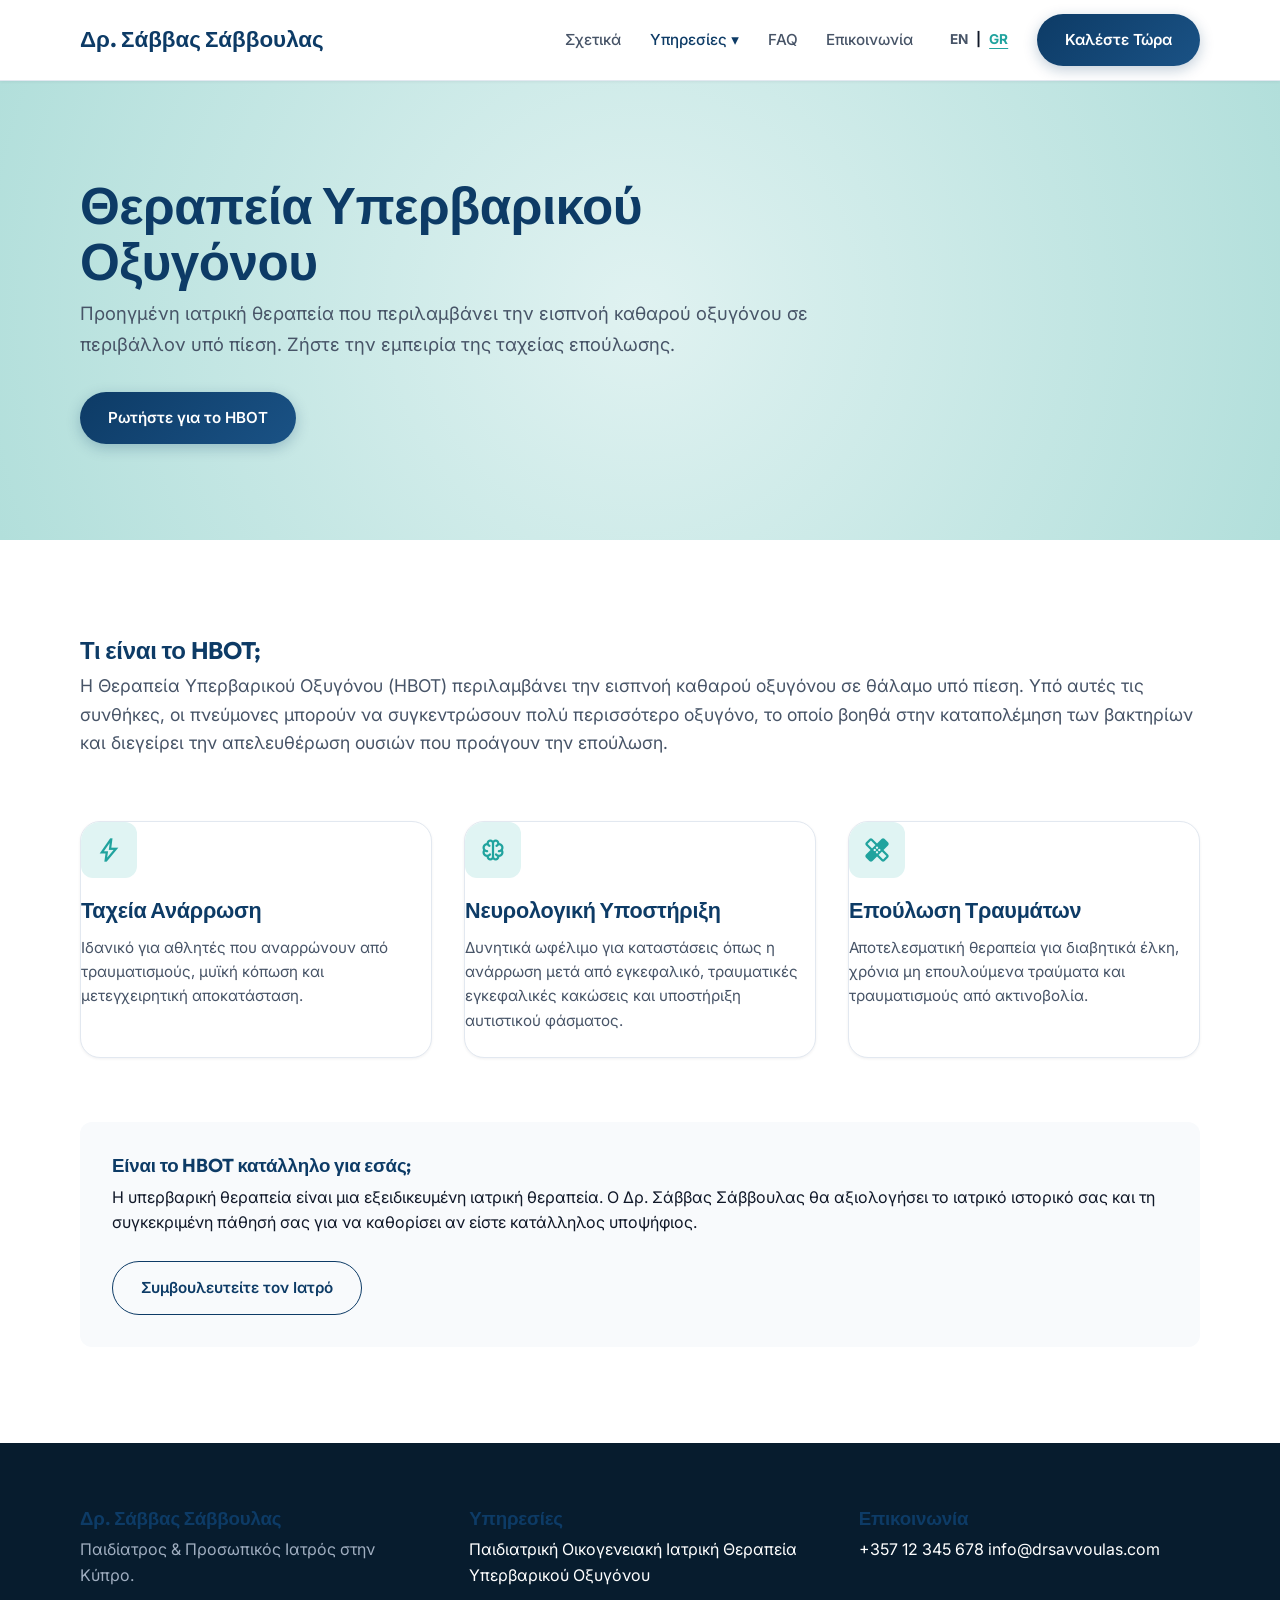
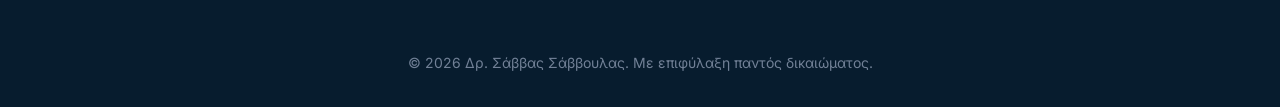
<file: hbot-gr.html>
<!DOCTYPE html>
<html lang="el">

<head>
    <meta charset="UTF-8" />
    <meta name="viewport" content="width=device-width, initial-scale=1.0" />
    <title>Θεραπεία Υπερβαρικού Οξυγόνου (HBOT) | Δρ. Σάββας Σάββουλας</title>
    <link rel="icon" type="image/png" href="assets/images/favicon.png">
    <link href="https://fonts.googleapis.com/css2?family=Inter:wght@400;500;600&family=Outfit:wght@500;700&display=swap"
        rel="stylesheet">
    <link rel="stylesheet" href="assets/css/style.css" />
</head>

<body>

    <header class="header">
        <div class="container nav-container">
            <a href="index.html" class="logo">Δρ. Σάββας Σάββουλας</a>
            <div class="mobile-menu-btn"><span class="material-symbols-outlined">menu</span></div>
            <nav class="nav-links">
                <a href="about-gr.html" class="nav-link">Σχετικά</a>
                <div class="dropdown">
                    <a href="#" class="nav-link" style="color: var(--color-primary);">Υπηρεσίες ▾</a>
                    <div class="dropdown-content">
                        <a href="pediatrician-gr.html" class="dropdown-item">Παιδίατρος</a>
                        <a href="family-physician-gr.html" class="dropdown-item">Προσωπικός Ιατρός</a>
                        <a href="hbot-gr.html" class="dropdown-item">Θεραπεία Υπερβαρικού Οξυγόνου</a>
                    </div>
                </div>
                <a href="faq-gr.html" class="nav-link">FAQ</a>
                <a href="contact-gr.html" class="nav-link">Επικοινωνία</a>

                <div class="lang-switch">
                    <a href="hbot.html">EN</a>
                    <span>|</span>
                    <a href="hbot-gr.html" class="active">GR</a>
                </div>

                <a href="tel:+35712345678" class="btn btn-primary">Καλέστε Τώρα</a>
            </nav>
        </div>
    </header>

    <section class="hero"
        style="min-height: 50vh; background: radial-gradient(circle at center, #E0F2F1 0%, #B2DFDB 100%);">
        <div class="container">
            <div class="hero-content" style="max-width: 800px;">
                <h1 class="hero-title">Θεραπεία Υπερβαρικού Οξυγόνου</h1>
                <p class="hero-subtitle">Προηγμένη ιατρική θεραπεία που περιλαμβάνει την εισπνοή καθαρού οξυγόνου σε
                    περιβάλλον υπό πίεση. Ζήστε την εμπειρία της ταχείας επούλωσης.</p>
                <a href="contact-gr.html" class="btn btn-primary">Ρωτήστε για το HBOT</a>
            </div>
        </div>
    </section>

    <section class="section">
        <div class="container">
            <div style="margin-bottom: 4rem;">
                <h2>Τι είναι το HBOT;</h2>
                <p style="font-size: 1.1rem; color: var(--color-text-light);">
                    Η Θεραπεία Υπερβαρικού Οξυγόνου (HBOT) περιλαμβάνει την εισπνοή καθαρού οξυγόνου σε θάλαμο υπό
                    πίεση. Υπό αυτές τις συνθήκες, οι πνεύμονες μπορούν να συγκεντρώσουν πολύ περισσότερο οξυγόνο, το
                    οποίο βοηθά στην καταπολέμηση των βακτηρίων και διεγείρει την απελευθέρωση ουσιών που προάγουν την
                    επούλωση.
                </p>
            </div>

            <div class="grid-3"
                style="display: grid; grid-template-columns: repeat(auto-fit, minmax(300px, 1fr)); gap: 2rem;">
                <div class="card">
                    <div class="card-icon"><span class="material-symbols-outlined" style="font-size: 28px;">bolt</span></div>
                    <h3>Ταχεία Ανάρρωση</h3>
                    <p>Ιδανικό για αθλητές που αναρρώνουν από τραυματισμούς, μυϊκή κόπωση και μετεγχειρητική
                        αποκατάσταση.</p>
                </div>
                <div class="card">
                    <div class="card-icon"><span class="material-symbols-outlined" style="font-size: 28px;">neurology</span></div>
                    <h3>Νευρολογική Υποστήριξη</h3>
                    <p>Δυνητικά ωφέλιμο για καταστάσεις όπως η ανάρρωση μετά από εγκεφαλικό, τραυματικές εγκεφαλικές
                        κακώσεις και υποστήριξη αυτιστικού φάσματος.</p>
                </div>
                <div class="card">
                    <div class="card-icon"><span class="material-symbols-outlined" style="font-size: 28px;">healing</span></div>
                    <h3>Επούλωση Τραυμάτων</h3>
                    <p>Αποτελεσματική θεραπεία για διαβητικά έλκη, χρόνια μη επουλούμενα τραύματα και τραυματισμούς από
                        ακτινοβολία.</p>
                </div>
            </div>

            <div
                style="margin-top: 4rem; padding: 2rem; background: var(--color-bg-light); border-radius: var(--radius-md);">
                <h3>Είναι το HBOT κατάλληλο για εσάς;</h3>
                <p>Η υπερβαρική θεραπεία είναι μια εξειδικευμένη ιατρική θεραπεία. Ο Δρ. Σάββας Σάββουλας θα αξιολογήσει
                    το ιατρικό ιστορικό σας και τη συγκεκριμένη πάθησή σας για να καθορίσει αν είστε κατάλληλος
                    υποψήφιος.</p>
                <br>
                <a href="contact-gr.html" class="btn btn-outline">Συμβουλευτείτε τον Ιατρό</a>
            </div>
        </div>
    </section>

    <footer>
        <div class="container">
            <div class="footer-grid">
                <div>
                    <h3>Δρ. Σάββας Σάββουλας</h3>
                    <p style="color: #a0aec0; margin-bottom: 1rem;">Παιδίατρος & Προσωπικός Ιατρός στην Κύπρο.</p>
                </div>
                <div>
                    <h3>Υπηρεσίες</h3>
                    <a href="pediatrician-gr.html">Παιδιατρική</a>
                    <a href="family-physician-gr.html">Οικογενειακή Ιατρική</a>
                    <a href="hbot-gr.html">Θεραπεία Υπερβαρικού Οξυγόνου</a>
                </div>
                <div>
                    <h3>Επικοινωνία</h3>
                    <a href="tel:+35712345678">+357 12 345 678</a>
                    <a href="mailto:info@drsavvoulas.com">info@drsavvoulas.com</a>
                </div>
            </div>
            <div style="text-align: center; margin-top: 3rem; color: #718096; font-size: 0.875rem;">&copy; 2026 Δρ.
                Σάββας Σάββουλας. Με επιφύλαξη παντός δικαιώματος.</div>
        </div>
    </footer>
    <script src="assets/js/main.js"></script>
</body>

</html>
</file>
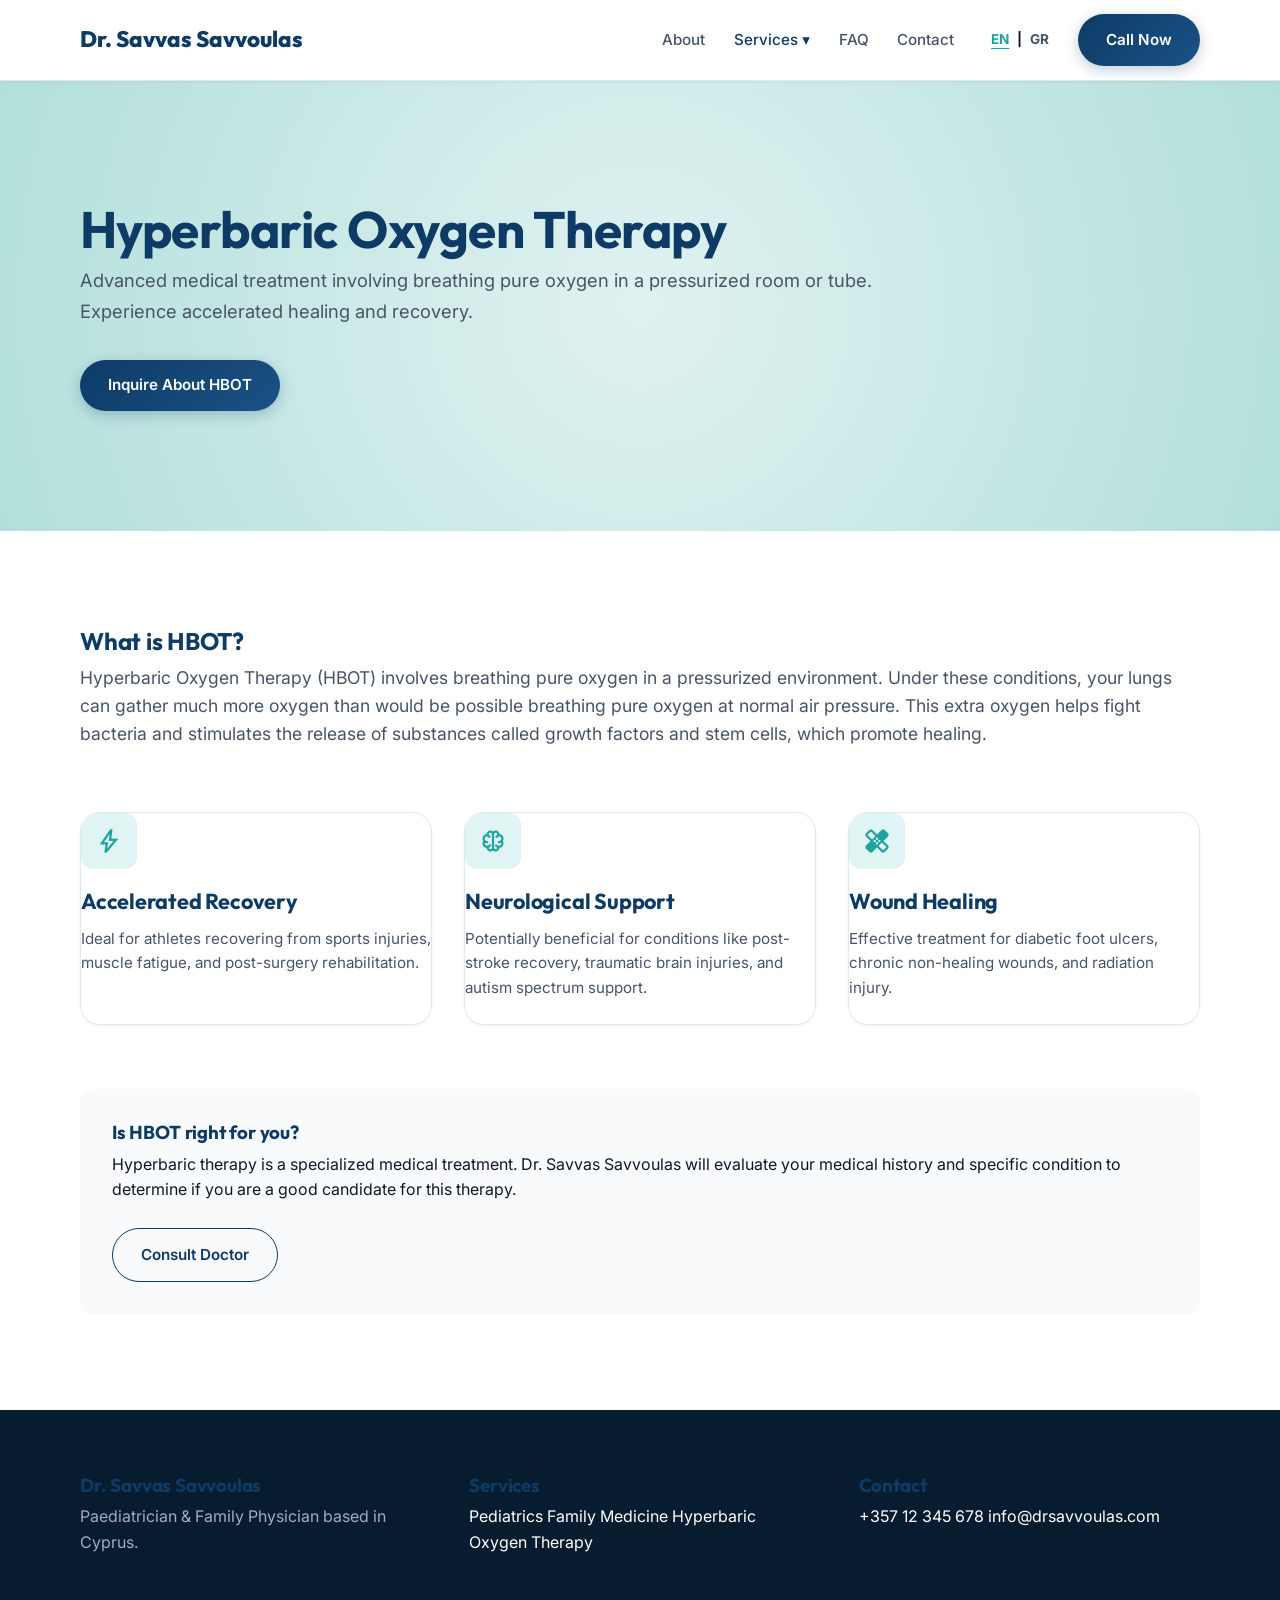
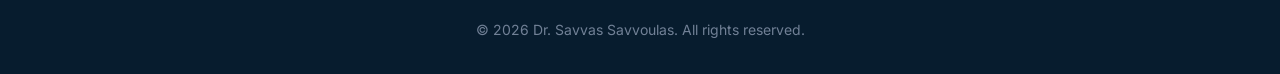
<file: hbot.html>
<!DOCTYPE html>
<html lang="en">

<head>
    <meta charset="UTF-8" />
    <meta name="viewport" content="width=device-width, initial-scale=1.0" />
    <title>Hyperbaric Oxygen Therapy (HBOT) | Dr. Savvas Savvoulas</title>
    <link rel="icon" type="image/png" href="assets/images/favicon.png">
    <link href="https://fonts.googleapis.com/css2?family=Inter:wght@400;500;600&family=Outfit:wght@500;700&display=swap"
        rel="stylesheet">
    <link rel="stylesheet" href="assets/css/style.css" />
</head>

<body>

    <header class="header">
        <div class="container nav-container">
            <a href="index-en.html" class="logo">Dr. Savvas Savvoulas</a>
            <div class="mobile-menu-btn"><span class="material-symbols-outlined">menu</span></div>
            <nav class="nav-links">
                <a href="about.html" class="nav-link">About</a>
                <div class="dropdown">
                    <a href="#" class="nav-link" style="color: var(--color-primary);">Services ▾</a>
                    <div class="dropdown-content">
                        <a href="pediatrician.html" class="dropdown-item">Pediatrician</a>
                        <a href="family-physician.html" class="dropdown-item">Personal Doctor</a>
                        <a href="hbot.html" class="dropdown-item">HBOT Therapy</a>
                    </div>
                </div>
                <a href="faq.html" class="nav-link">FAQ</a>
                <a href="contact.html" class="nav-link">Contact</a>

                <div class="lang-switch">
                    <a href="hbot.html" class="active">EN</a>
                    <span>|</span>
                    <a href="hbot-gr.html">GR</a>
                </div>

                <a href="tel:+35712345678" class="btn btn-primary">Call Now</a>
            </nav>
        </div>
    </header>

    <section class="hero"
        style="min-height: 50vh; background: radial-gradient(circle at center, #E0F2F1 0%, #B2DFDB 100%);">
        <div class="container">
            <div class="hero-content" style="max-width: 800px;">
                <h1 class="hero-title">Hyperbaric Oxygen Therapy</h1>
                <p class="hero-subtitle">Advanced medical treatment involving breathing pure oxygen in a pressurized
                    room or tube. Experience accelerated healing and recovery.</p>
                <a href="contact.html" class="btn btn-primary">Inquire About HBOT</a>
            </div>
        </div>
    </section>

    <section class="section">
        <div class="container">
            <div style="margin-bottom: 4rem;">
                <h2>What is HBOT?</h2>
                <p style="font-size: 1.1rem; color: var(--color-text-light);">
                    Hyperbaric Oxygen Therapy (HBOT) involves breathing pure oxygen in a pressurized environment. Under
                    these conditions, your lungs can gather much more oxygen than would be possible breathing pure
                    oxygen at normal air pressure. This extra oxygen helps fight bacteria and stimulates the release of
                    substances called growth factors and stem cells, which promote healing.
                </p>
            </div>

            <div class="grid-3"
                style="display: grid; grid-template-columns: repeat(auto-fit, minmax(300px, 1fr)); gap: 2rem;">
                <div class="card">
                    <div class="card-icon"><span class="material-symbols-outlined" style="font-size: 28px;">bolt</span></div>
                    <h3>Accelerated Recovery</h3>
                    <p>Ideal for athletes recovering from sports injuries, muscle fatigue, and post-surgery
                        rehabilitation.</p>
                </div>
                <div class="card">
                    <div class="card-icon"><span class="material-symbols-outlined" style="font-size: 28px;">neurology</span></div>
                    <h3>Neurological Support</h3>
                    <p>Potentially beneficial for conditions like post-stroke recovery, traumatic brain injuries, and
                        autism spectrum support.</p>
                </div>
                <div class="card">
                    <div class="card-icon"><span class="material-symbols-outlined" style="font-size: 28px;">healing</span></div>
                    <h3>Wound Healing</h3>
                    <p>Effective treatment for diabetic foot ulcers, chronic non-healing wounds, and radiation injury.
                    </p>
                </div>
            </div>

            <div
                style="margin-top: 4rem; padding: 2rem; background: var(--color-bg-light); border-radius: var(--radius-md);">
                <h3>Is HBOT right for you?</h3>
                <p>Hyperbaric therapy is a specialized medical treatment. Dr. Savvas Savvoulas will evaluate your
                    medical history and specific condition to determine if you are a good candidate for this therapy.
                </p>
                <br>
                <a href="contact.html" class="btn btn-outline">Consult Doctor</a>
            </div>
        </div>
    </section>

    <footer>
        <div class="container">
            <div class="footer-grid">
                <div>
                    <h3>Dr. Savvas Savvoulas</h3>
                    <p style="color: #a0aec0; margin-bottom: 1rem;">Paediatrician & Family Physician based in Cyprus.
                    </p>
                </div>
                <div>
                    <h3>Services</h3>
                    <a href="pediatrician.html">Pediatrics</a>
                    <a href="family-physician.html">Family Medicine</a>
                    <a href="hbot.html">Hyperbaric Oxygen Therapy</a>
                </div>
                <div>
                    <h3>Contact</h3>
                    <a href="tel:+35712345678">+357 12 345 678</a>
                    <a href="mailto:info@drsavvoulas.com">info@drsavvoulas.com</a>
                </div>
            </div>
            <div style="text-align: center; margin-top: 3rem; color: #718096; font-size: 0.875rem;">&copy; 2026 Dr.
                Savvas Savvoulas. All rights reserved.</div>
        </div>
    </footer>
    <script src="assets/js/main.js"></script>
</body>

</html>
</file>
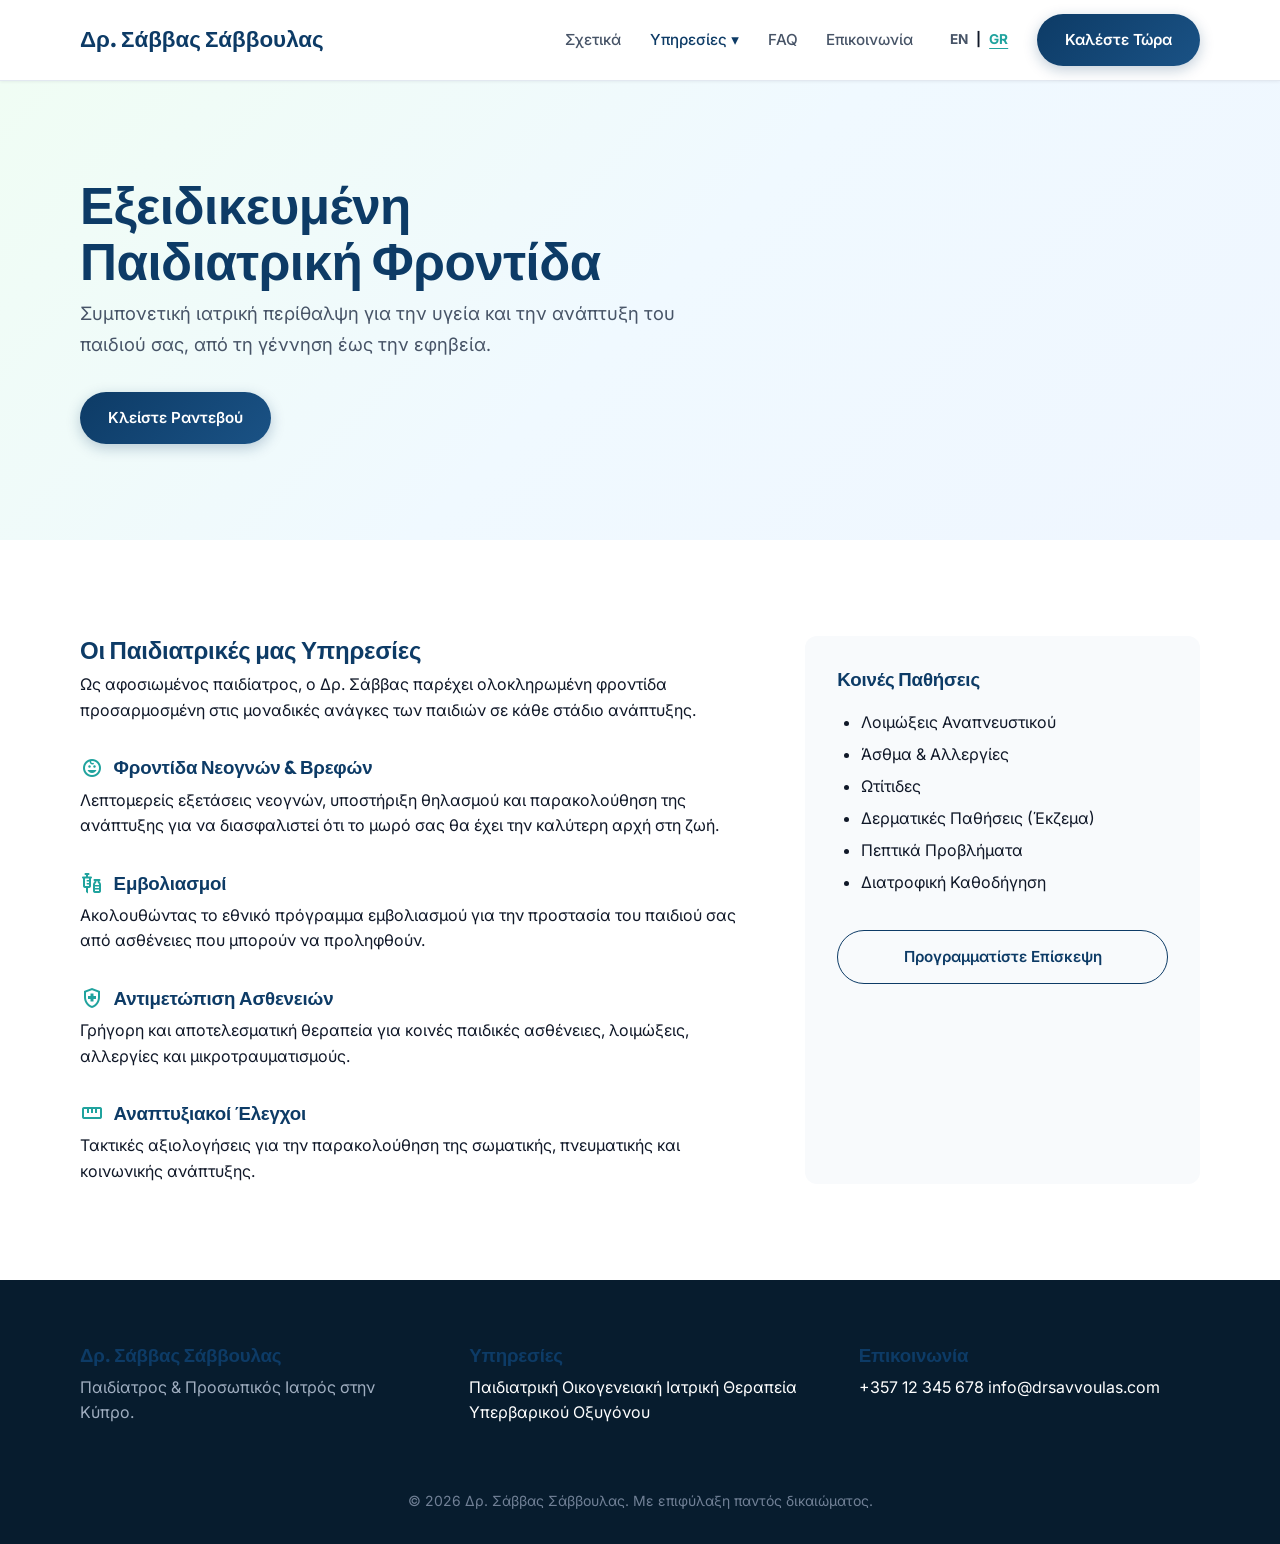
<file: pediatrician-gr.html>
<!DOCTYPE html>
<html lang="el">

<head>
    <meta charset="UTF-8" />
    <meta name="viewport" content="width=device-width, initial-scale=1.0" />
    <title>Παιδιατρικές Υπηρεσίες | Δρ. Σάββας Σάββουλας</title>
    <link rel="icon" type="image/png" href="assets/images/favicon.png">
    <link href="https://fonts.googleapis.com/css2?family=Inter:wght@400;500;600&family=Outfit:wght@500;700&display=swap"
        rel="stylesheet">
    <link rel="stylesheet" href="assets/css/style.css" />
</head>

<body>

    <header class="header">
        <div class="container nav-container">
            <a href="index.html" class="logo">Δρ. Σάββας Σάββουλας</a>
            <div class="mobile-menu-btn"><span class="material-symbols-outlined">menu</span></div>
            <nav class="nav-links">
                <a href="about-gr.html" class="nav-link">Σχετικά</a>
                <div class="dropdown">
                    <a href="#" class="nav-link" style="color: var(--color-primary);">Υπηρεσίες ▾</a>
                    <div class="dropdown-content">
                        <a href="pediatrician-gr.html" class="dropdown-item">Παιδίατρος</a>
                        <a href="family-physician-gr.html" class="dropdown-item">Προσωπικός Ιατρός</a>
                        <a href="hbot-gr.html" class="dropdown-item">Θεραπεία Υπερβαρικού Οξυγόνου</a>
                    </div>
                </div>
                <a href="faq-gr.html" class="nav-link">FAQ</a>
                <a href="contact-gr.html" class="nav-link">Επικοινωνία</a>

                <div class="lang-switch">
                    <a href="pediatrician.html">EN</a>
                    <span>|</span>
                    <a href="pediatrician-gr.html" class="active">GR</a>
                </div>

                <a href="tel:+35712345678" class="btn btn-primary">Καλέστε Τώρα</a>
            </nav>
        </div>
    </header>

    <section class="hero" style="min-height: 40vh;">
        <div class="container">
            <div class="hero-content">
                <h1 class="hero-title">Εξειδικευμένη Παιδιατρική Φροντίδα</h1>
                <p class="hero-subtitle">Συμπονετική ιατρική περίθαλψη για την υγεία και την ανάπτυξη του παιδιού σας,
                    από τη γέννηση έως την εφηβεία.</p>
                <a href="contact-gr.html" class="btn btn-primary">Κλείστε Ραντεβού</a>
            </div>
        </div>
    </section>

    <section class="section">
        <div class="container">
            <div class="flex" style="flex-wrap: wrap; gap: 4rem;">
                <div style="flex: 2; min-width: 300px;">
                    <h2>Οι Παιδιατρικές μας Υπηρεσίες</h2>
                    <p style="margin-bottom: 2rem;">Ως αφοσιωμένος παιδίατρος, ο Δρ. Σάββας παρέχει ολοκληρωμένη
                        φροντίδα προσαρμοσμένη στις μοναδικές ανάγκες των παιδιών σε κάθε στάδιο ανάπτυξης.</p>

                    <div style="display: grid; gap: 2rem;">
                        <div>
                            <h3 style="display: flex; align-items: center; gap: 0.6rem;"><span class="material-symbols-outlined" style="color: var(--color-accent);">child_care</span> Φροντίδα Νεογνών & Βρεφών</h3>
                            <p>Λεπτομερείς εξετάσεις νεογνών, υποστήριξη θηλασμού και παρακολούθηση της ανάπτυξης για να
                                διασφαλιστεί ότι το μωρό σας θα έχει την καλύτερη αρχή στη ζωή.</p>
                        </div>
                        <div>
                            <h3 style="display: flex; align-items: center; gap: 0.6rem;"><span class="material-symbols-outlined" style="color: var(--color-accent);">vaccines</span> Εμβολιασμοί</h3>
                            <p>Ακολουθώντας το εθνικό πρόγραμμα εμβολιασμού για την προστασία του παιδιού σας από
                                ασθένειες που μπορούν να προληφθούν.</p>
                        </div>
                        <div>
                            <h3 style="display: flex; align-items: center; gap: 0.6rem;"><span class="material-symbols-outlined" style="color: var(--color-accent);">health_and_safety</span> Αντιμετώπιση Ασθενειών</h3>
                            <p>Γρήγορη και αποτελεσματική θεραπεία για κοινές παιδικές ασθένειες, λοιμώξεις, αλλεργίες
                                και μικροτραυματισμούς.</p>
                        </div>
                        <div>
                            <h3 style="display: flex; align-items: center; gap: 0.6rem;"><span class="material-symbols-outlined" style="color: var(--color-accent);">straighten</span> Αναπτυξιακοί Έλεγχοι</h3>
                            <p>Τακτικές αξιολογήσεις για την παρακολούθηση της σωματικής, πνευματικής και κοινωνικής
                                ανάπτυξης.</p>
                        </div>
                    </div>
                </div>

                <div
                    style="flex: 1; min-width: 300px; background: var(--color-bg-light); padding: 2rem; border-radius: var(--radius-md);">
                    <h3>Κοινές Παθήσεις</h3>
                    <ul style="list-style: disc; padding-left: 1.5rem; margin-top: 1rem; line-height: 2;">
                        <li>Λοιμώξεις Αναπνευστικού</li>
                        <li>Άσθμα & Αλλεργίες</li>
                        <li>Ωτίτιδες</li>
                        <li>Δερματικές Παθήσεις (Έκζεμα)</li>
                        <li>Πεπτικά Προβλήματα</li>
                        <li>Διατροφική Καθοδήγηση</li>
                    </ul>
                    <div style="margin-top: 2rem; text-align: center;">
                        <a href="contact-gr.html" class="btn btn-outline" style="width: 100%;">Προγραμματίστε
                            Επίσκεψη</a>
                    </div>
                </div>
            </div>
        </div>
    </section>

    <footer>
        <div class="container">
            <div class="footer-grid">
                <div>
                    <h3>Δρ. Σάββας Σάββουλας</h3>
                    <p style="color: #a0aec0; margin-bottom: 1rem;">Παιδίατρος & Προσωπικός Ιατρός στην Κύπρο.</p>
                </div>
                <div>
                    <h3>Υπηρεσίες</h3>
                    <a href="pediatrician-gr.html">Παιδιατρική</a>
                    <a href="family-physician-gr.html">Οικογενειακή Ιατρική</a>
                    <a href="hbot-gr.html">Θεραπεία Υπερβαρικού Οξυγόνου</a>
                </div>
                <div>
                    <h3>Επικοινωνία</h3>
                    <a href="tel:+35712345678">+357 12 345 678</a>
                    <a href="mailto:info@drsavvoulas.com">info@drsavvoulas.com</a>
                </div>
            </div>
            <div style="text-align: center; margin-top: 3rem; color: #718096; font-size: 0.875rem;">&copy; 2026 Δρ.
                Σάββας Σάββουλας. Με επιφύλαξη παντός δικαιώματος.</div>
        </div>
    </footer>
    <script src="assets/js/main.js"></script>
</body>

</html>
</file>
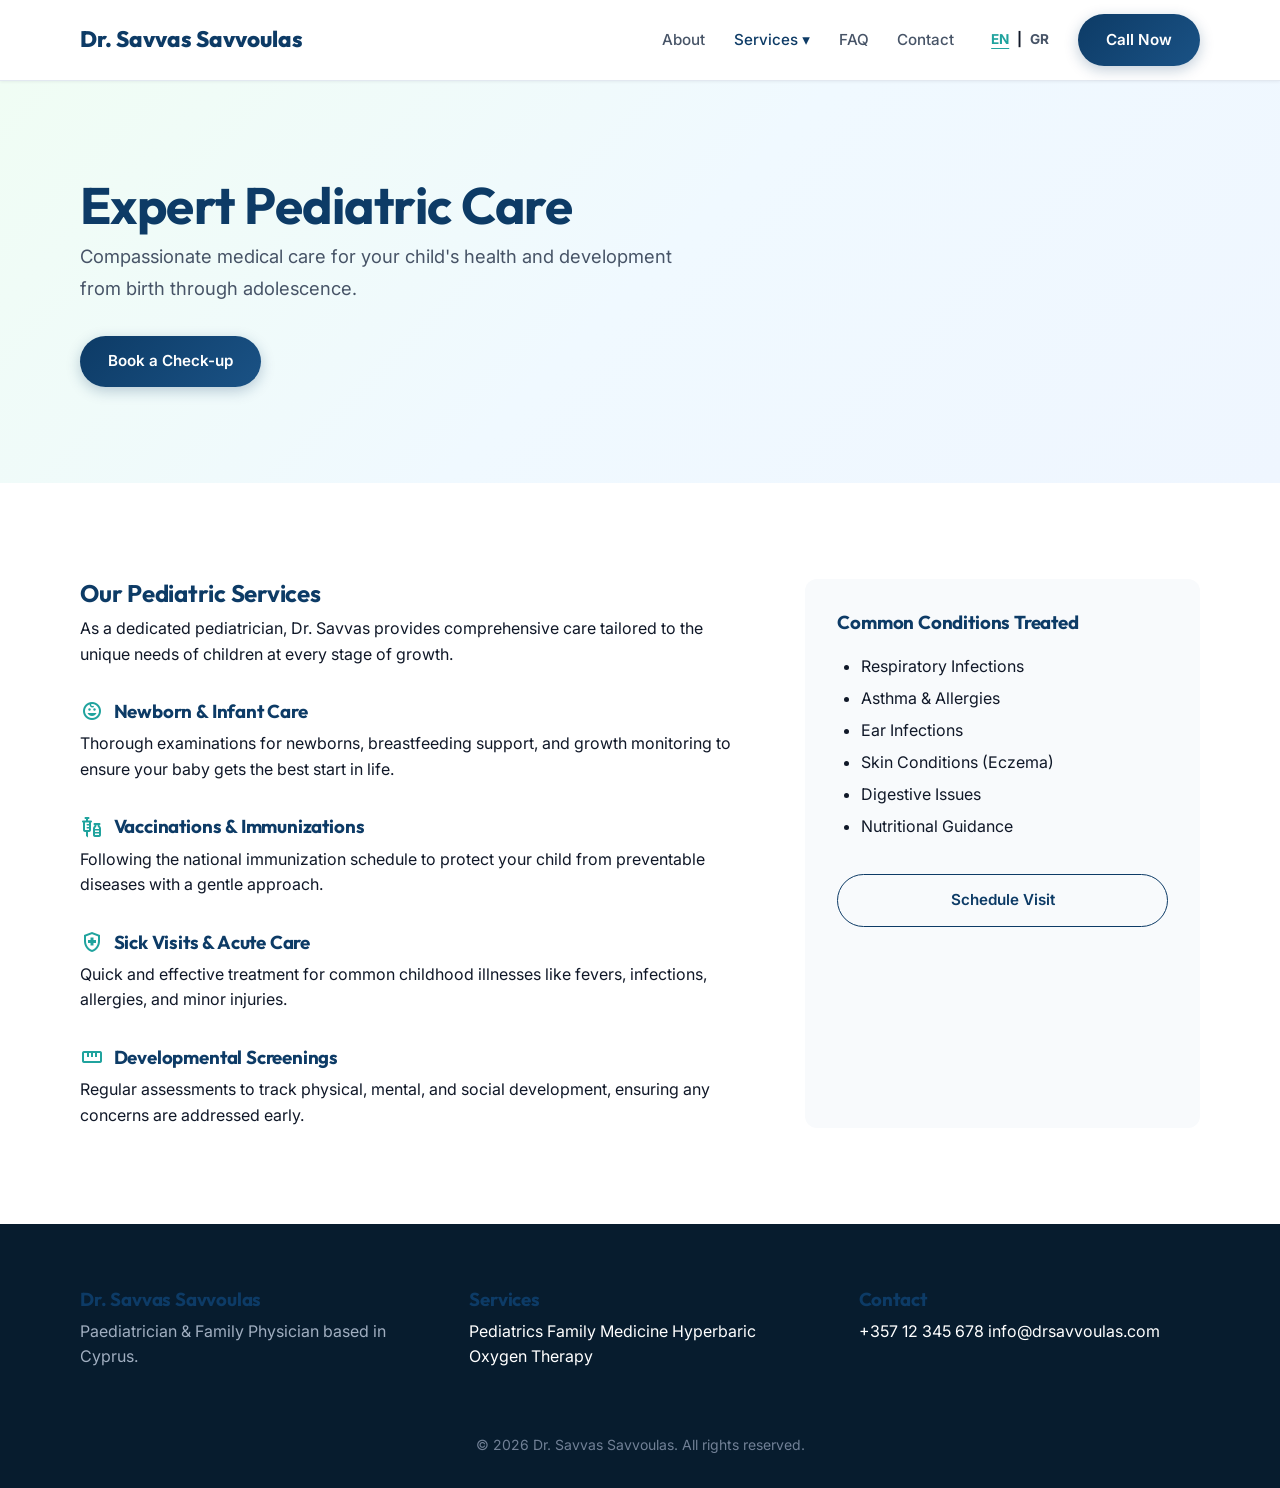
<file: pediatrician.html>
<!DOCTYPE html>
<html lang="en">

<head>
    <meta charset="UTF-8" />
    <meta name="viewport" content="width=device-width, initial-scale=1.0" />
    <title>Pediatrician Services | Dr. Savvas Savvoulas</title>
    <link rel="icon" type="image/png" href="assets/images/favicon.png">
    <link href="https://fonts.googleapis.com/css2?family=Inter:wght@400;500;600&family=Outfit:wght@500;700&display=swap"
        rel="stylesheet">
    <link rel="stylesheet" href="assets/css/style.css" />
</head>

<body>

    <header class="header">
        <div class="container nav-container">
            <a href="index-en.html" class="logo">Dr. Savvas Savvoulas</a>
            <div class="mobile-menu-btn"><span class="material-symbols-outlined">menu</span></div>
            <nav class="nav-links">
                <a href="about.html" class="nav-link">About</a>
                <div class="dropdown">
                    <a href="#" class="nav-link" style="color: var(--color-primary);">Services ▾</a>
                    <div class="dropdown-content">
                        <a href="pediatrician.html" class="dropdown-item">Pediatrician</a>
                        <a href="family-physician.html" class="dropdown-item">Personal Doctor</a>
                        <a href="hbot.html" class="dropdown-item">HBOT Therapy</a>
                    </div>
                </div>
                <a href="faq.html" class="nav-link">FAQ</a>
                <a href="contact.html" class="nav-link">Contact</a>

                <div class="lang-switch">
                    <a href="pediatrician.html" class="active">EN</a>
                    <span>|</span>
                    <a href="pediatrician-gr.html">GR</a>
                </div>

                <a href="tel:+35712345678" class="btn btn-primary">Call Now</a>
            </nav>
        </div>
    </header>

    <section class="hero" style="min-height: 40vh;">
        <div class="container">
            <div class="hero-content">
                <h1 class="hero-title">Expert Pediatric Care</h1>
                <p class="hero-subtitle">Compassionate medical care for your child's health and development from birth
                    through adolescence.</p>
                <a href="contact.html" class="btn btn-primary">Book a Check-up</a>
            </div>
        </div>
    </section>

    <section class="section">
        <div class="container">
            <div class="flex" style="flex-wrap: wrap; gap: 4rem;">
                <div style="flex: 2; min-width: 300px;">
                    <h2>Our Pediatric Services</h2>
                    <p style="margin-bottom: 2rem;">As a dedicated pediatrician, Dr. Savvas provides comprehensive care
                        tailored to the unique needs of children at every stage of growth.</p>

                    <div style="display: grid; gap: 2rem;">
                        <div>
                            <h3 style="display: flex; align-items: center; gap: 0.6rem;"><span class="material-symbols-outlined" style="color: var(--color-accent);">child_care</span> Newborn & Infant Care</h3>
                            <p>Thorough examinations for newborns, breastfeeding support, and growth monitoring to
                                ensure your baby gets the best start in life.</p>
                        </div>
                        <div>
                            <h3 style="display: flex; align-items: center; gap: 0.6rem;"><span class="material-symbols-outlined" style="color: var(--color-accent);">vaccines</span> Vaccinations & Immunizations</h3>
                            <p>Following the national immunization schedule to protect your child from preventable
                                diseases with a gentle approach.</p>
                        </div>
                        <div>
                            <h3 style="display: flex; align-items: center; gap: 0.6rem;"><span class="material-symbols-outlined" style="color: var(--color-accent);">health_and_safety</span> Sick Visits & Acute Care</h3>
                            <p>Quick and effective treatment for common childhood illnesses like fevers, infections,
                                allergies, and minor injuries.</p>
                        </div>
                        <div>
                            <h3 style="display: flex; align-items: center; gap: 0.6rem;"><span class="material-symbols-outlined" style="color: var(--color-accent);">straighten</span> Developmental Screenings</h3>
                            <p>Regular assessments to track physical, mental, and social development, ensuring any
                                concerns are addressed early.</p>
                        </div>
                    </div>
                </div>

                <div
                    style="flex: 1; min-width: 300px; background: var(--color-bg-light); padding: 2rem; border-radius: var(--radius-md);">
                    <h3>Common Conditions Treated</h3>
                    <ul style="list-style: disc; padding-left: 1.5rem; margin-top: 1rem; line-height: 2;">
                        <li>Respiratory Infections</li>
                        <li>Asthma & Allergies</li>
                        <li>Ear Infections</li>
                        <li>Skin Conditions (Eczema)</li>
                        <li>Digestive Issues</li>
                        <li>Nutritional Guidance</li>
                    </ul>
                    <div style="margin-top: 2rem; text-align: center;">
                        <a href="contact.html" class="btn btn-outline" style="width: 100%;">Schedule Visit</a>
                    </div>
                </div>
            </div>
        </div>
    </section>

    <footer>
        <div class="container">
            <div class="footer-grid">
                <div>
                    <h3>Dr. Savvas Savvoulas</h3>
                    <p style="color: #a0aec0; margin-bottom: 1rem;">Paediatrician & Family Physician based in Cyprus.
                    </p>
                </div>
                <div>
                    <h3>Services</h3>
                    <a href="pediatrician.html">Pediatrics</a>
                    <a href="family-physician.html">Family Medicine</a>
                    <a href="hbot.html">Hyperbaric Oxygen Therapy</a>
                </div>
                <div>
                    <h3>Contact</h3>
                    <a href="tel:+35712345678">+357 12 345 678</a>
                    <a href="mailto:info@drsavvoulas.com">info@drsavvoulas.com</a>
                </div>
            </div>
            <div style="text-align: center; margin-top: 3rem; color: #718096; font-size: 0.875rem;">&copy; 2026 Dr.
                Savvas Savvoulas. All rights reserved.</div>
        </div>
    </footer>
    <script src="assets/js/main.js"></script>
</body>

</html>
</file>
<file: assets/css/style.css>
@import url('https://fonts.googleapis.com/css2?family=Material+Symbols+Outlined:opsz,wght,FILL,GRAD@20..48,100..700,0..1,-50..200');

.material-symbols-outlined {
  font-family: 'Material Symbols Outlined';
  font-weight: normal;
  font-style: normal;
  font-size: 24px;
  line-height: 1;
  letter-spacing: normal;
  text-transform: none;
  display: inline-block;
  white-space: nowrap;
  word-wrap: normal;
  direction: ltr;
  -webkit-font-feature-settings: 'liga';
  -webkit-font-smoothing: antialiased;
  vertical-align: middle;
}

.card-icon {
  width: 56px;
  height: 56px;
  border-radius: var(--radius-md);
  background: var(--color-accent-light);
  display: inline-flex;
  align-items: center;
  justify-content: center;
  margin-bottom: 1.25rem;
  color: var(--color-accent);
}

/* =========================================
   1. VARIABLES & THEME (Luxury Private Clinic)
   ========================================= */
:root {
  /* Mediterranean Clinical Palette */
  --color-primary: #0D3B66;
  --color-primary-light: #1A5285;
  --color-primary-dark: #07223D;
  --color-accent: #20A39E;
  --color-accent-light: #E0F4F3;
  --color-accent-gold: #D4AF37;

  --color-text-main: #101828;
  --color-text-light: #475467;
  --color-bg-light: #F8FAFC;
  --color-bg-white: #FFFFFF;
  --color-border: #E2E8F0;

  /* Typography */
  --font-main: 'Plus Jakarta Sans', 'Inter', system-ui, -apple-system, sans-serif;
  --font-heading: 'Outfit', sans-serif;

  /* Spacing */
  --spacing-xs: 0.5rem;
  --spacing-sm: 1rem;
  --spacing-md: 2rem;
  --spacing-lg: 4rem;
  --spacing-xl: 6rem;

  /* Border Radius */
  --radius-sm: 6px;
  --radius-md: 12px;
  --radius-lg: 20px;
  --radius-full: 9999px;

  /* Shadows */
  --shadow-sm: 0 1px 3px rgba(16, 24, 40, 0.06);
  --shadow-md: 0 4px 8px -2px rgba(16, 24, 40, 0.08), 0 2px 4px -2px rgba(16, 24, 40, 0.04);
  --shadow-lg: 0 16px 32px -8px rgba(16, 24, 40, 0.12), 0 4px 8px -4px rgba(16, 24, 40, 0.06);
}

/* =========================================
   2. RESET & BASE
   ========================================= */
*,
*::before,
*::after {
  box-sizing: border-box;
  margin: 0;
  padding: 0;
}

body {
  font-family: var(--font-main);
  color: var(--color-text-main);
  line-height: 1.6;
  background-color: var(--color-bg-white);
  overflow-x: hidden;
  -webkit-font-smoothing: antialiased;
}

h1, h2, h3, h4, h5, h6 {
  font-family: var(--font-heading);
  line-height: 1.2;
  color: var(--color-primary);
  margin-bottom: var(--spacing-xs);
  font-weight: 700;
  letter-spacing: -0.01em;
}

a {
  text-decoration: none;
  color: inherit;
  transition: all 0.25s ease;
}

ul {
  list-style: none;
}

img {
  max-width: 100%;
  display: block;
}

/* =========================================
   3. UTILITIES & LAYOUT
   ========================================= */
.container {
  width: 90%;
  max-width: 1200px;
  margin: 0 auto;
  padding: 0 var(--spacing-sm);
}

.section {
  padding: var(--spacing-xl) 0;
}

.bg-light {
  background-color: var(--color-bg-light);
}

.text-center {
  text-align: center;
}

.flex {
  display: flex;
}

.items-center {
  align-items: center;
}

.justify-between {
  justify-content: space-between;
}

.gap-4 {
  gap: 1rem;
}

/* Accreditation Bar */
.gesy-bar {
  background: var(--color-primary-dark);
  color: white;
  font-size: 0.75rem;
  padding: 0.5rem 0;
  text-align: center;
  font-weight: 600;
  letter-spacing: 0.05em;
  text-transform: uppercase;
}

.gesy-badge {
  background: var(--color-accent);
  color: white;
  padding: 2px 8px;
  border-radius: var(--radius-full);
  margin-right: 8px;
  font-weight: 700;
}

/* Buttons */
.btn {
  display: inline-flex;
  align-items: center;
  justify-content: center;
  gap: 0.5rem;
  padding: 0.85rem 1.75rem;
  border-radius: var(--radius-full);
  font-weight: 600;
  cursor: pointer;
  border: none;
  font-size: 0.95rem;
  transition: all 0.3s ease;
}

.btn-primary {
  background: linear-gradient(135deg, var(--color-primary) 0%, var(--color-primary-light) 100%);
  color: white;
  box-shadow: 0 4px 14px rgba(13, 59, 102, 0.25);
}

.btn-primary:hover {
  background: var(--color-primary-dark);
  transform: translateY(-2px);
  box-shadow: 0 6px 20px rgba(13, 59, 102, 0.35);
}

.btn-outline {
  background-color: transparent;
  border: 1.5px solid var(--color-primary);
  color: var(--color-primary);
}

.btn-outline:hover {
  background-color: var(--color-primary);
  color: white;
}

/* Header / Navbar */
.header {
  background: rgba(255, 255, 255, 0.95);
  backdrop-filter: blur(12px);
  box-shadow: var(--shadow-sm);
  position: sticky;
  top: 0;
  z-index: 1000;
  border-bottom: 1px solid var(--color-border);
}

.nav-container {
  display: flex;
  justify-content: space-between;
  align-items: center;
  height: 80px;
}

.logo {
  font-size: 1.4rem;
  font-weight: 800;
  color: var(--color-primary);
  font-family: var(--font-heading);
  display: flex;
  align-items: center;
  gap: 0.5rem;
}

.logo-badge {
  font-size: 0.7rem;
  text-transform: uppercase;
  background: var(--color-accent-light);
  color: var(--color-accent);
  padding: 2px 8px;
  border-radius: var(--radius-full);
  font-weight: 700;
}

.nav-links {
  display: flex;
  gap: 1.8rem;
  align-items: center;
}

.nav-link {
  font-weight: 500;
  color: var(--color-text-light);
  font-size: 0.95rem;
}

.nav-link:hover {
  color: var(--color-primary);
}

.lang-switch {
  display: flex;
  align-items: center;
  gap: 0.5rem;
  margin-left: 0.5rem;
  font-weight: 700;
  font-size: 0.85rem;
}

.lang-switch a {
  color: var(--color-text-light);
}

.lang-switch a.active {
  color: var(--color-accent);
  text-decoration: underline;
  text-underline-offset: 4px;
}

.mobile-menu-btn {
  display: none;
  font-size: 1.6rem;
  cursor: pointer;
  color: var(--color-primary);
}

/* Dropdown */
.dropdown {
  position: relative;
}

.dropdown-content {
  display: none;
  position: absolute;
  top: 100%;
  left: 0;
  background-color: white;
  min-width: 250px;
  box-shadow: var(--shadow-lg);
  border-radius: var(--radius-md);
  padding: 0.5rem 0;
  z-index: 10;
  border: 1px solid var(--color-border);
}

.dropdown:hover .dropdown-content {
  display: block;
}

.dropdown-item {
  display: block;
  padding: 0.75rem 1.25rem;
  color: var(--color-text-main);
  font-size: 0.9rem;
}

.dropdown-item:hover {
  background-color: var(--color-bg-light);
  color: var(--color-primary);
}

/* Hero Section */
.hero {
  padding: var(--spacing-xl) 0;
  background: linear-gradient(135deg, #F0FDF4 0%, #F0F9FF 50%, #EFF6FF 100%);
  display: flex;
  align-items: center;
}

.hero-content {
  max-width: 600px;
}

.hero-pill {
  display: inline-flex;
  align-items: center;
  gap: 0.5rem;
  background: white;
  border: 1px solid var(--color-border);
  padding: 0.35rem 1rem;
  border-radius: var(--radius-full);
  font-size: 0.8rem;
  font-weight: 600;
  color: var(--color-accent);
  margin-bottom: 1.25rem;
  box-shadow: var(--shadow-sm);
}

.hero-title {
  font-size: 3.2rem;
  color: var(--color-primary);
  margin-bottom: var(--spacing-xs);
  line-height: 1.1;
}

.hero-subtitle {
  font-size: 1.15rem;
  color: var(--color-text-light);
  margin-bottom: var(--spacing-md);
  line-height: 1.7;
}

.hero-image-container {
  flex: 1;
  display: flex;
  justify-content: center;
}

.hero-photo-wrapper {
  position: relative;
  max-width: 440px;
  width: 100%;
  border-radius: var(--radius-lg);
  overflow: hidden;
  box-shadow: var(--shadow-lg);
  border: 4px solid white;
}

.hero-photo-wrapper img {
  width: 100%;
  height: 480px;
  object-fit: cover;
  display: block;
}

.hero-floating-badge {
  position: absolute;
  bottom: 20px;
  left: 20px;
  right: 20px;
  background: rgba(255, 255, 255, 0.92);
  backdrop-filter: blur(10px);
  padding: 1rem;
  border-radius: var(--radius-md);
  border: 1px solid rgba(255, 255, 255, 0.5);
  box-shadow: var(--shadow-md);
}

/* Service Cards */
.service-grid {
  display: grid;
  grid-template-columns: repeat(auto-fit, minmax(320px, 1fr));
  gap: 2rem;
  margin-top: var(--spacing-md);
}

.card {
  background: white;
  border-radius: var(--radius-lg);
  box-shadow: var(--shadow-sm);
  transition: all 0.3s ease;
  border: 1px solid var(--color-border);
  overflow: hidden;
  display: flex;
  flex-direction: column;
}

.card:hover {
  transform: translateY(-6px);
  box-shadow: var(--shadow-lg);
  border-color: var(--color-accent);
}

.card-image-box {
  position: relative;
  width: 100%;
  height: 200px;
  overflow: hidden;
}

.card-image-box img {
  width: 100%;
  height: 100%;
  object-fit: cover;
  transition: transform 0.6s ease;
}

.card:hover .card-image-box img {
  transform: scale(1.05);
}

.card-body {
  padding: 1.75rem;
  display: flex;
  flex-direction: column;
  flex: 1;
  justify-content: space-between;
}

.card h3 {
  font-size: 1.35rem;
  margin-bottom: 0.75rem;
  color: var(--color-primary);
}

.card p {
  color: var(--color-text-light);
  font-size: 0.95rem;
  line-height: 1.6;
  margin-bottom: 1.5rem;
}

.card-link {
  color: var(--color-accent);
  font-weight: 700;
  display: inline-flex;
  align-items: center;
  gap: 0.25rem;
}

/* Clinic Values / Trust */
.clinic-trust-grid {
  display: grid;
  grid-template-columns: repeat(auto-fit, minmax(240px, 1fr));
  gap: 2rem;
  margin-top: 3rem;
}

.trust-item {
  background: white;
  padding: 2rem;
  border-radius: var(--radius-md);
  border: 1px solid var(--color-border);
  text-align: center;
}

.trust-number {
  font-size: 2.5rem;
  font-family: var(--font-heading);
  font-weight: 800;
  color: var(--color-primary);
  margin-bottom: 0.5rem;
}

/* Footer */
footer {
  background-color: #071C2E;
  color: white;
  padding: var(--spacing-lg) 0 2rem;
}

.footer-grid {
  display: grid;
  grid-template-columns: repeat(auto-fit, minmax(240px, 1fr));
  gap: 3rem;
}

.footer h3 {
  color: white;
  font-size: 1.2rem;
  margin-bottom: 1.25rem;
}

.footer a {
  color: #94A3B8;
  display: block;
  margin-bottom: 0.5rem;
  font-size: 0.9rem;
}

.footer a:hover {
  color: var(--color-accent);
}

/* Responsive */
@media (max-width: 868px) {
  .nav-links {
    display: none;
    flex-direction: column;
    position: absolute;
    top: 80px;
    left: 0;
    width: 100%;
    background: white;
    padding: 1.5rem;
    box-shadow: var(--shadow-md);
  }

  .nav-links.active {
    display: flex;
  }

  .mobile-menu-btn {
    display: block;
  }

  .hero {
    flex-direction: column;
    text-align: center;
    padding: var(--spacing-lg) 0;
  }

  .hero-content {
    margin-bottom: 2.5rem;
  }

  .hero-title {
    font-size: 2.4rem;
  }
}
</file>
